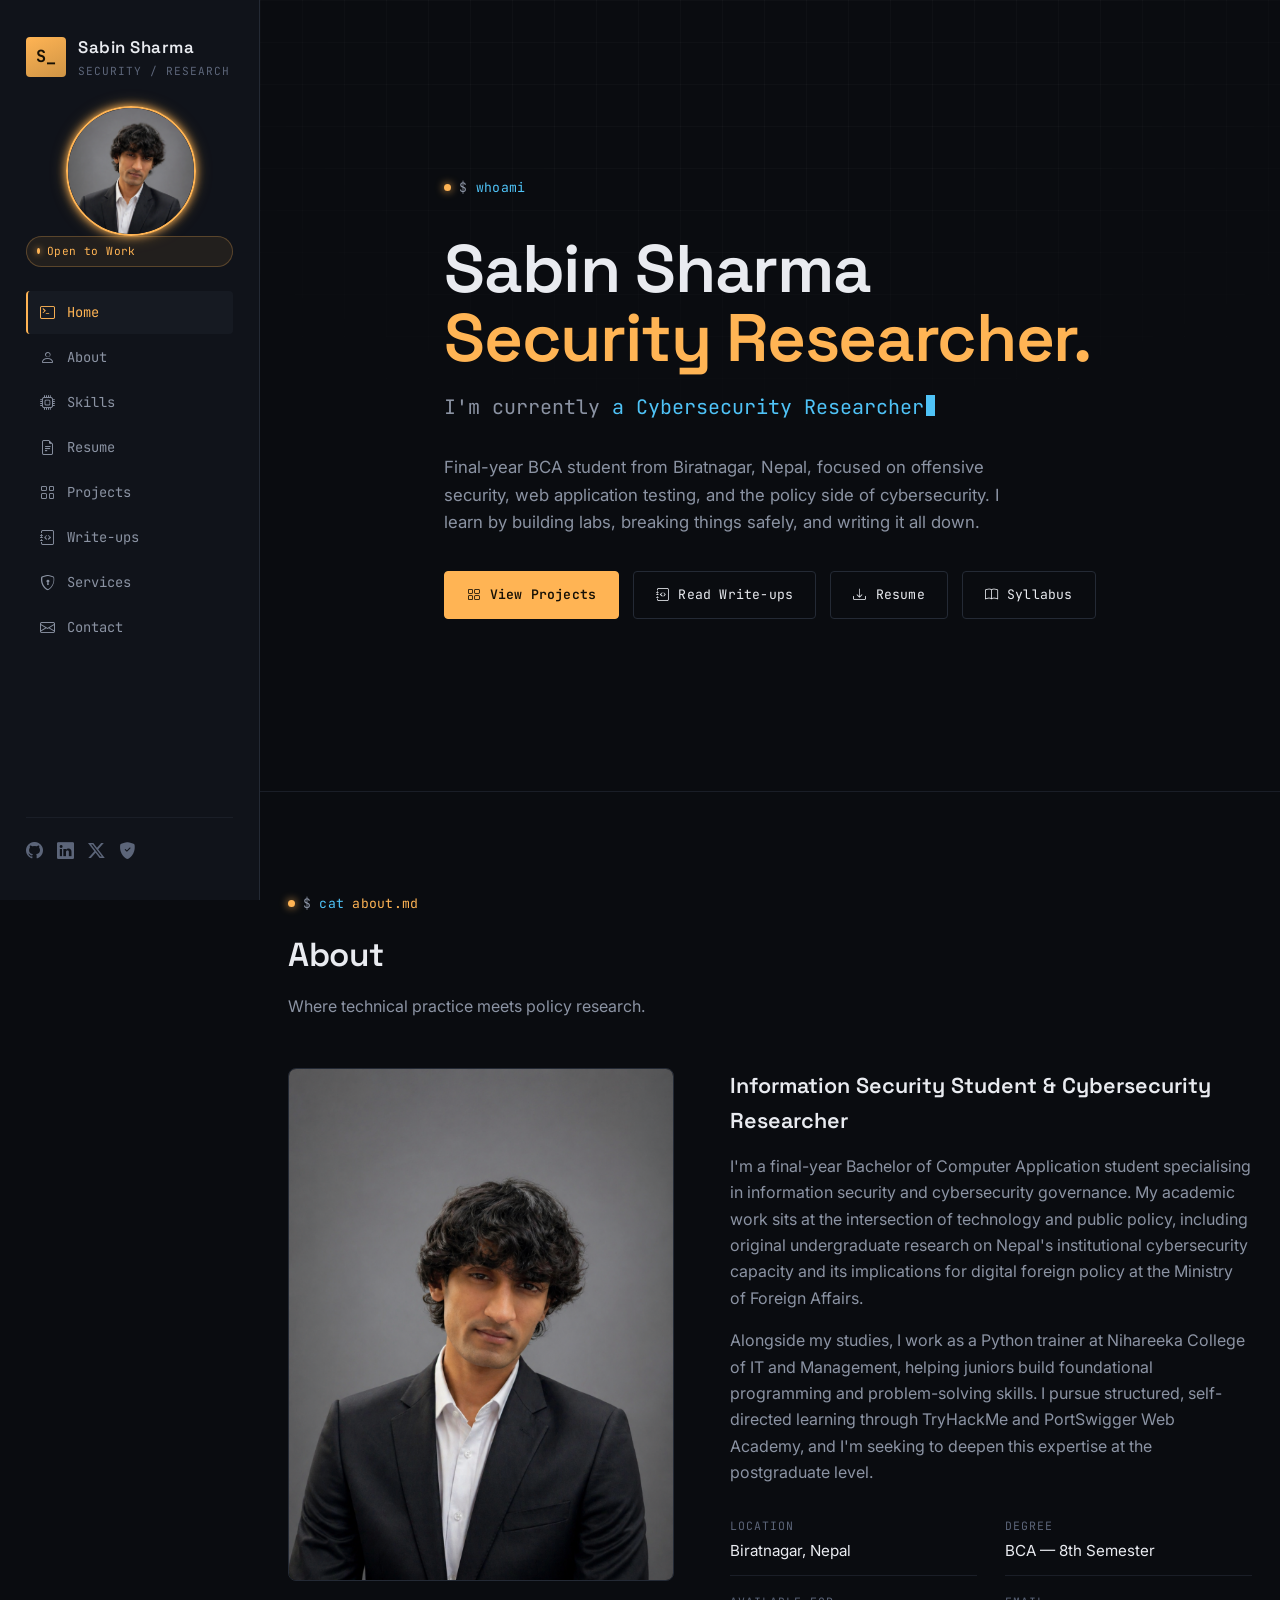
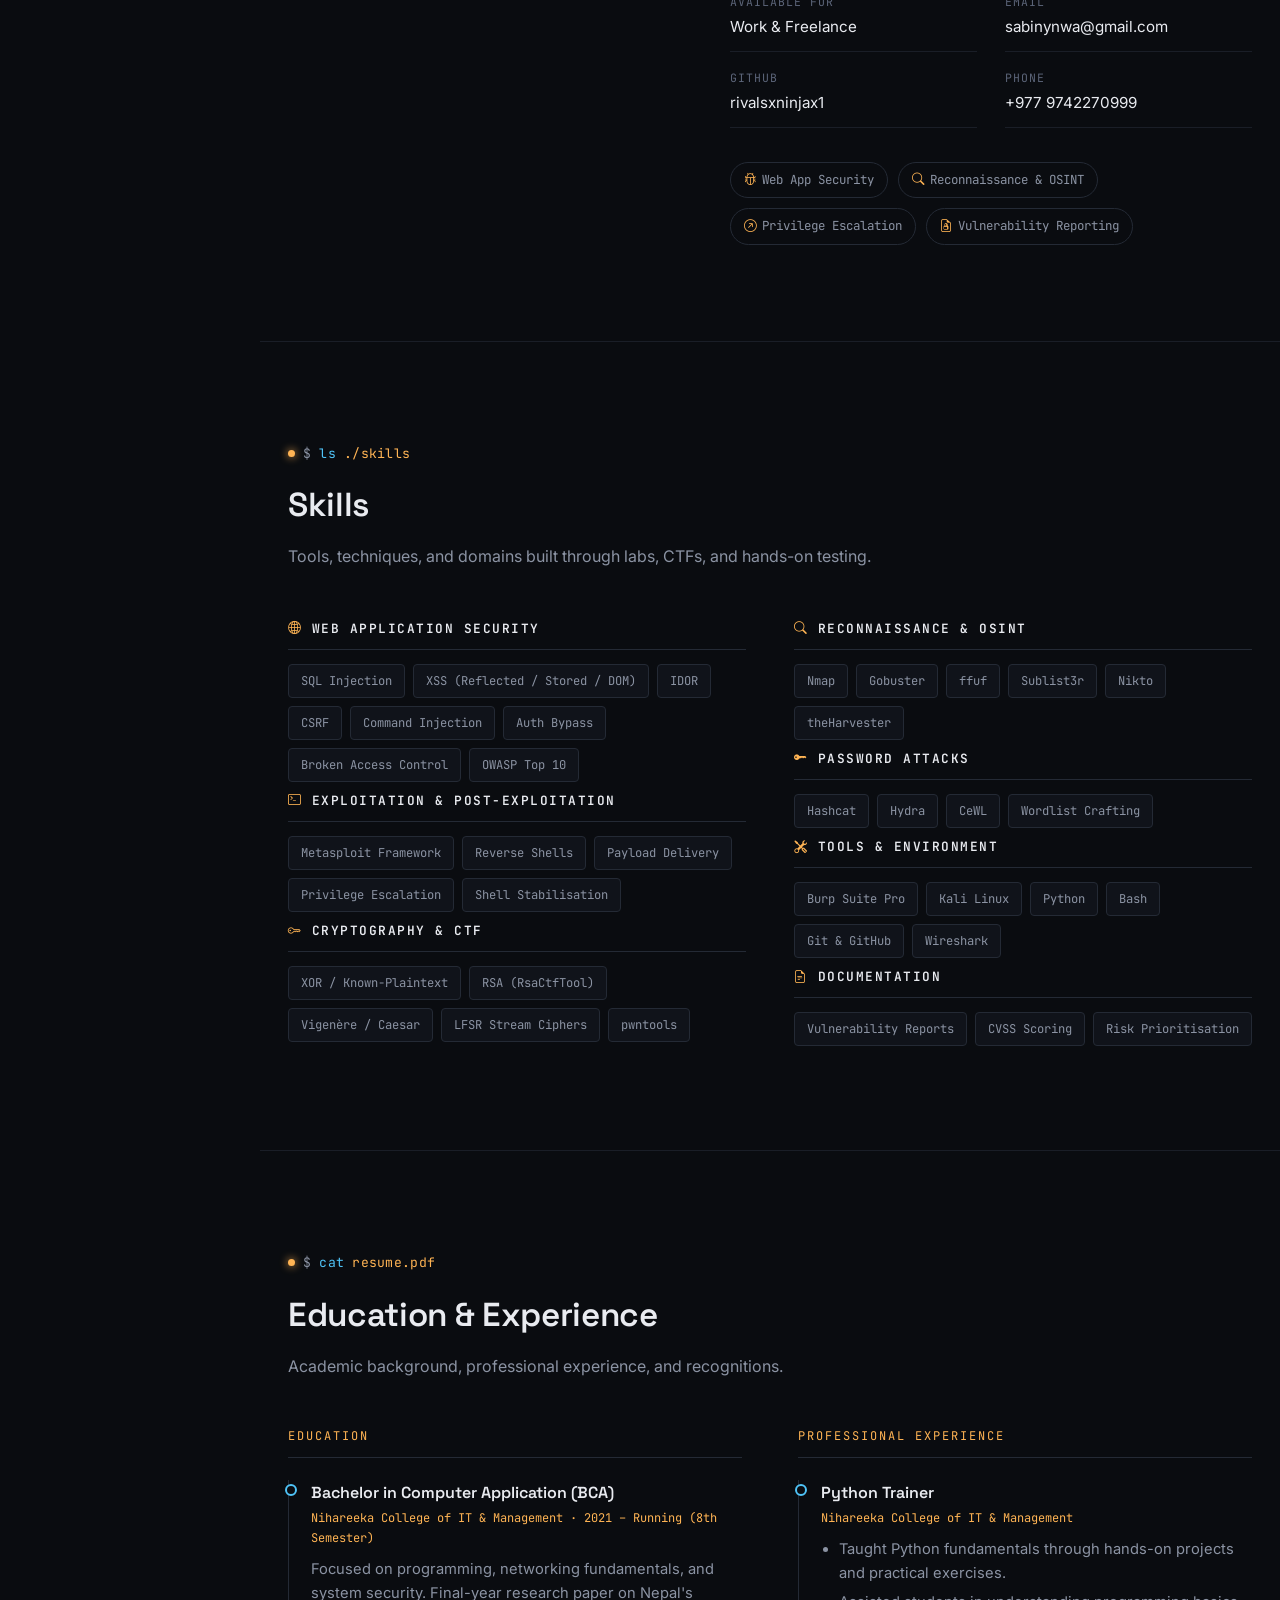
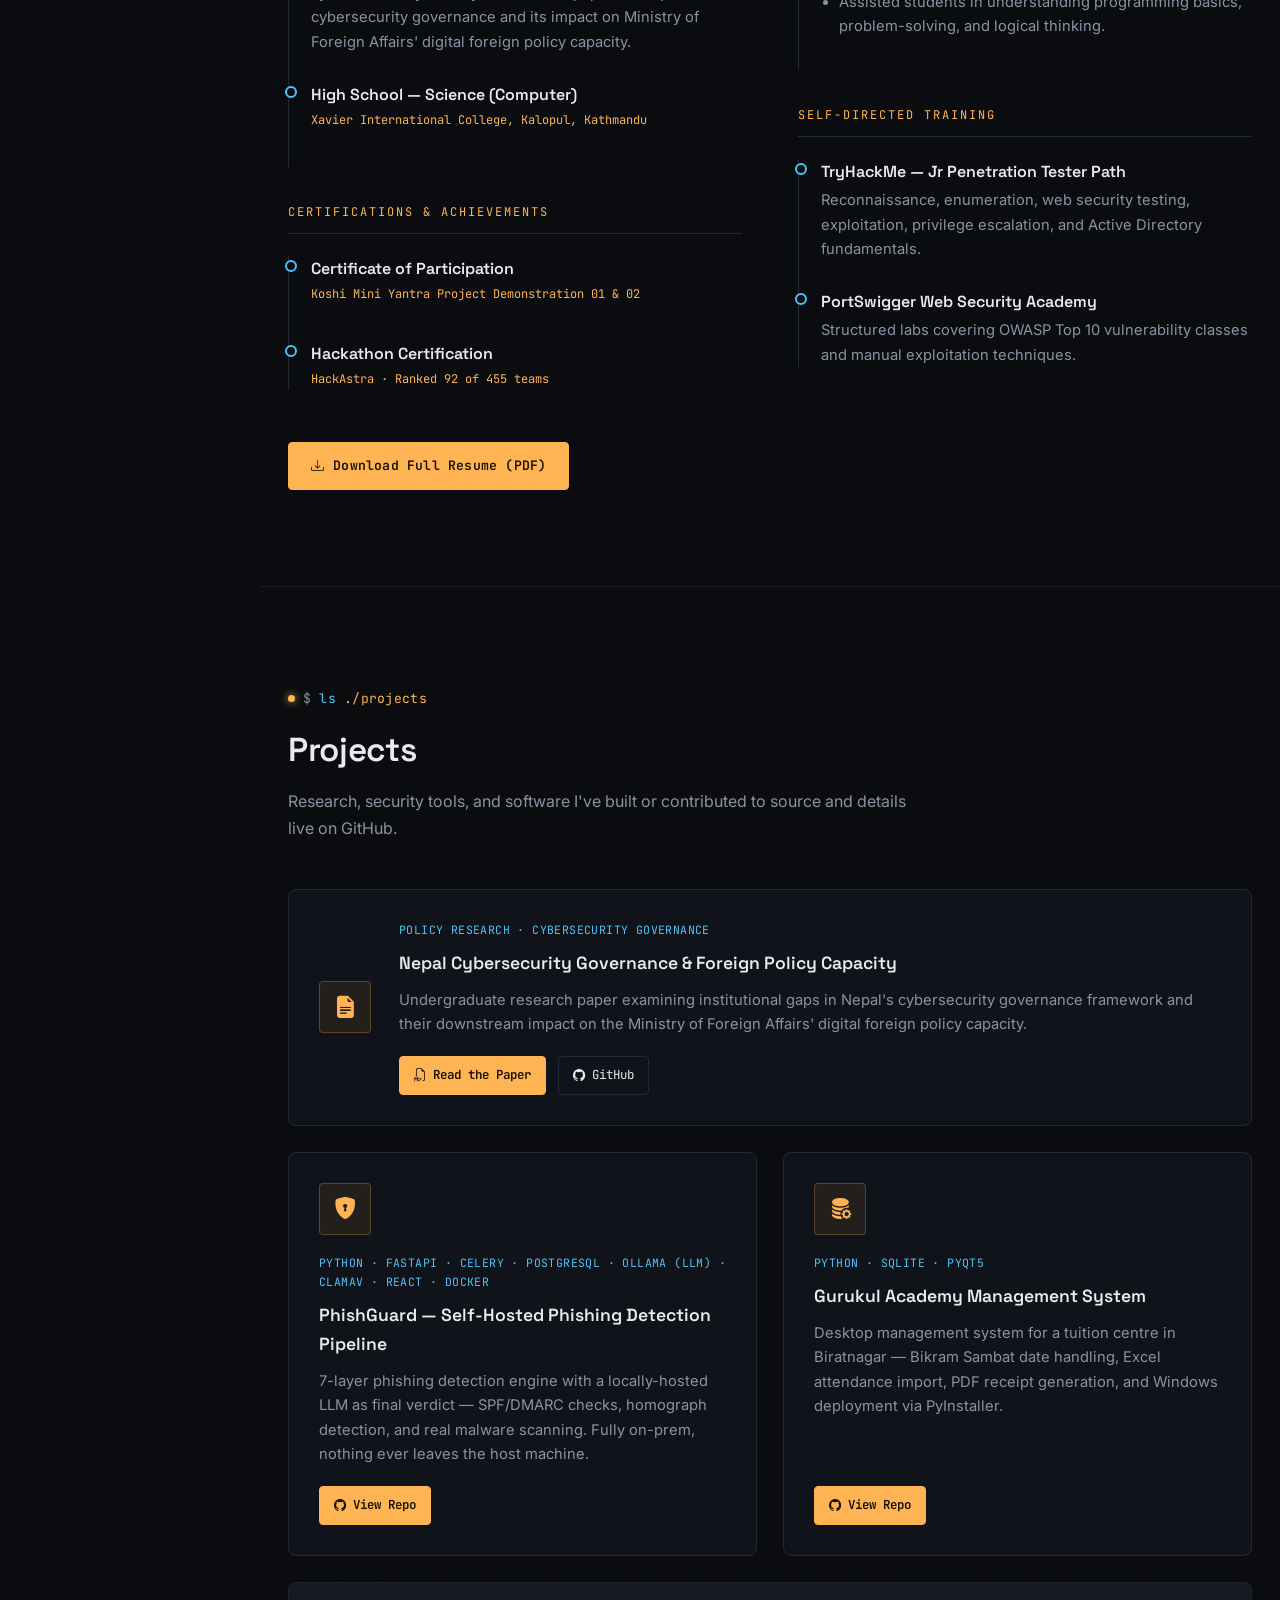
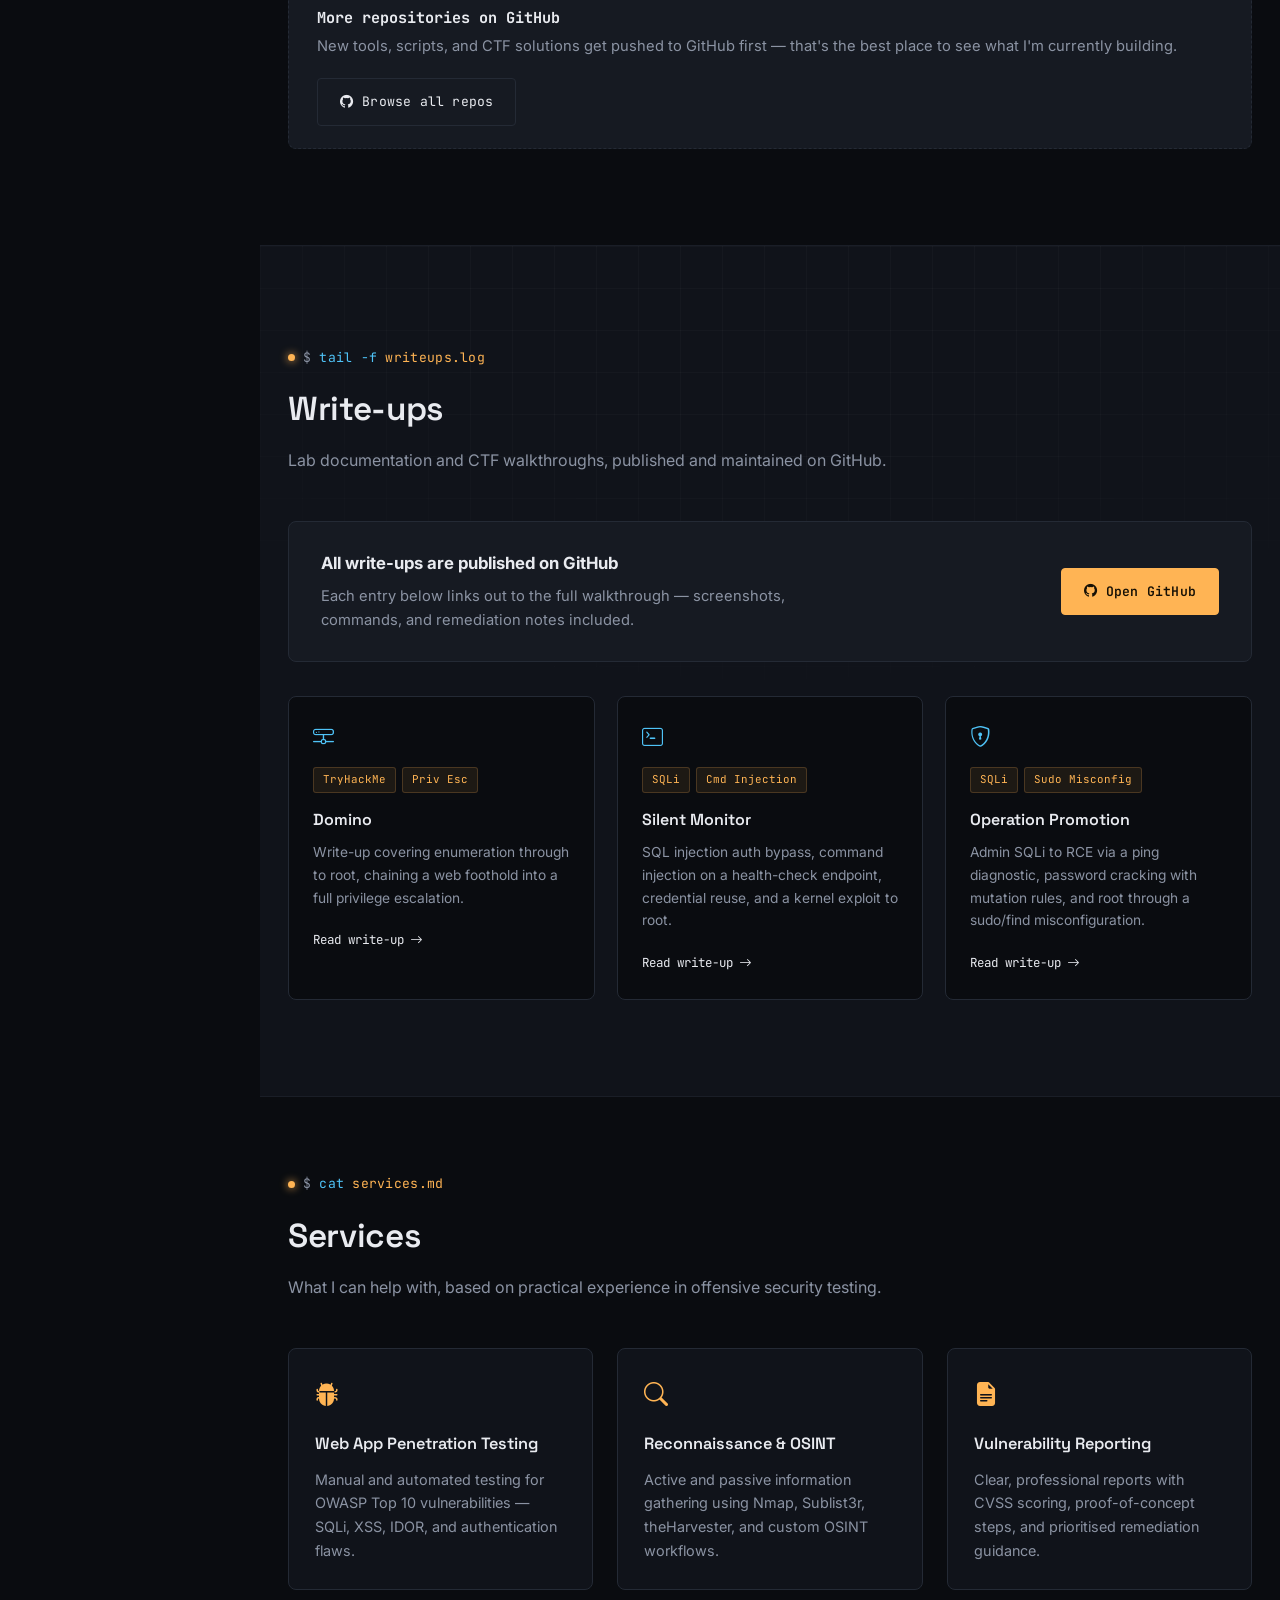
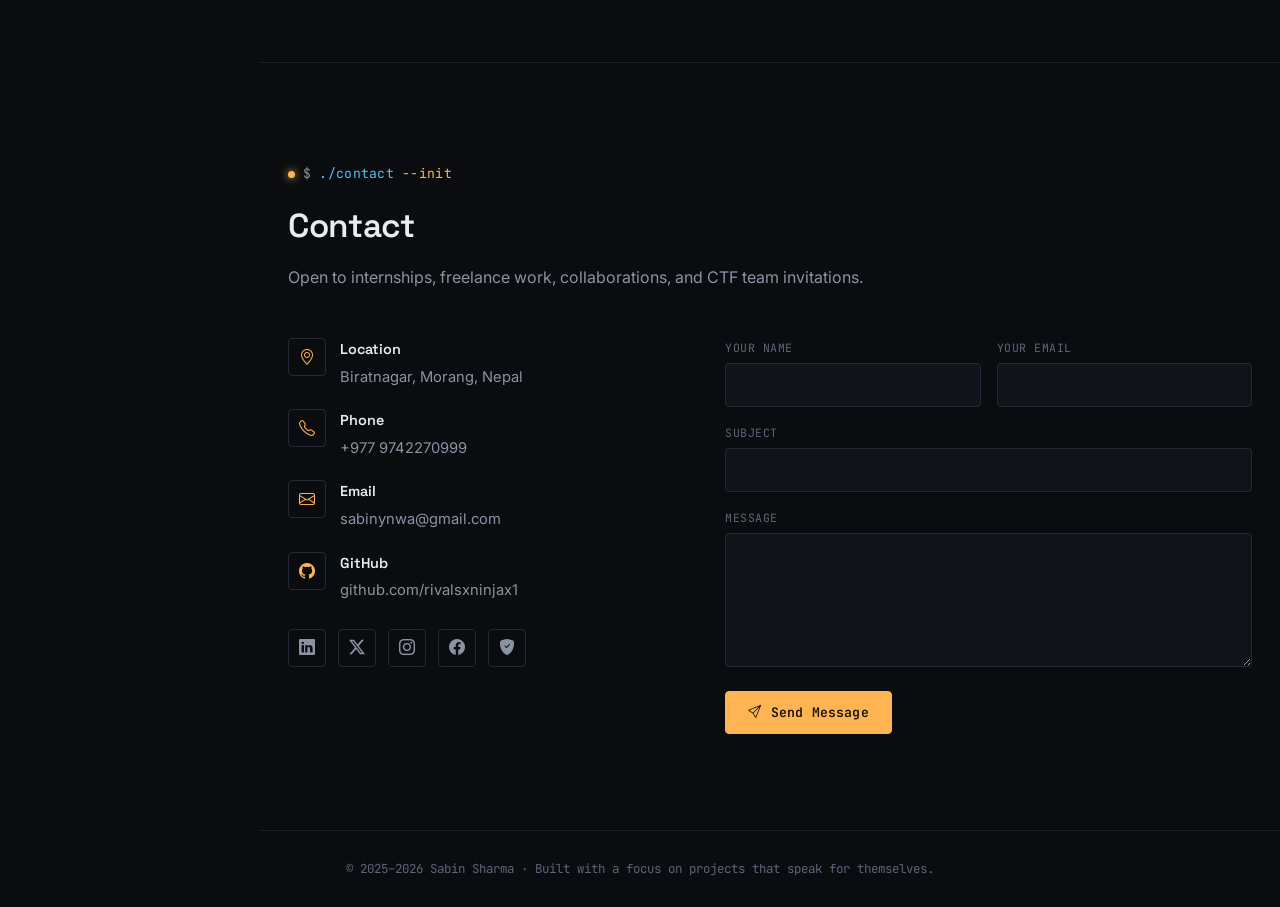
<file: index.html>
<!doctype html>
<html lang="en">
  <head>
    <meta charset="utf-8" />
    <meta name="viewport" content="width=device-width, initial-scale=1.0" />
    <title>Sabin Sharma — Cybersecurity Student &amp; Researcher</title>
    <meta
      name="description"
      content="Sabin Sharma - Information Security student, penetration tester in training, and cybersecurity researcher based in Biratnagar, Nepal."
    />
    <meta
      name="keywords"
      content="cybersecurity, ethical hacking, penetration testing, information security, Nepal, Sabin Sharma"
    />

    <link rel="icon" href="assets/img/favicon.png" />
    <link rel="apple-touch-icon" href="assets/img/apple-touch-icon.png" />

    <link rel="preconnect" href="https://fonts.googleapis.com" />
    <link rel="preconnect" href="https://fonts.gstatic.com" crossorigin />
    <link
      href="https://fonts.googleapis.com/css2?family=Space+Grotesk:wght@500;600;700&family=Inter:wght@400;500;600&family=JetBrains+Mono:wght@400;500;600&display=swap"
      rel="stylesheet"
    />
    <link
      href="https://cdn.jsdelivr.net/npm/bootstrap-icons@1.11.3/font/bootstrap-icons.css"
      rel="stylesheet"
    />

    <link href="assets/css/style.css" rel="stylesheet" />
  </head>
  <body>
    <button
      class="header-toggle"
      id="header-toggle"
      aria-label="Toggle navigation"
    >
      <i class="bi bi-list"></i>
    </button>

    <header id="header">
      <div class="brand">
        <div class="brand-mark">S_</div>
        <div>
          <h1>Sabin Sharma</h1>
          <span>SECURITY / RESEARCH</span>
        </div>
      </div>

      <div class="profile-thumb">
        <img
          src="assets/img/profile.png"
          alt="Sabin Sharma"
          class="img-circle"
        />
      </div>

      <div class="status-chip"><i></i> Open to Work</div>

      <nav class="navmenu">
        <ul>
          <li>
            <a href="#hero" class="active"
              ><i class="bi bi-terminal"></i> Home</a
            >
          </li>
          <li>
            <a href="#about"><i class="bi bi-person"></i> About</a>
          </li>
          <li>
            <a href="#skills"><i class="bi bi-cpu"></i> Skills</a>
          </li>
          <li>
            <a href="#resume"><i class="bi bi-file-earmark-text"></i> Resume</a>
          </li>
          <li>
            <a href="#projects"><i class="bi bi-grid"></i> Projects</a>
          </li>
          <li>
            <a href="#writeups"><i class="bi bi-journal-code"></i> Write-ups</a>
          </li>
          <li>
            <a href="#services"><i class="bi bi-shield-lock"></i> Services</a>
          </li>
          <li>
            <a href="#contact"><i class="bi bi-envelope"></i> Contact</a>
          </li>
        </ul>
      </nav>

      <div class="side-social">
        <a
          href="https://github.com/rivalsxninjax1"
          target="_blank"
          title="GitHub"
          ><i class="bi bi-github"></i
        ></a>
        <a
          href="https://www.linkedin.com/in/sabin-sharma-33a58b250/"
          target="_blank"
          title="LinkedIn"
          ><i class="bi bi-linkedin"></i
        ></a>
        <a
          href="https://x.com/rivalsxninjax1"
          target="_blank"
          title="X / Twitter"
          ><i class="bi bi-twitter-x"></i
        ></a>
        <a href="https://tryhackme.com" target="_blank" title="TryHackMe"
          ><i class="bi bi-shield-fill-check"></i
        ></a>
      </div>
    </header>

    <main>
      <!-- ============ HERO ============ -->
      <section id="hero" class="grid-tex">
        <div class="container">
          <div class="eyebrow-row">
            <span class="prompt"><span class="cmd">$</span> whoami</span>
          </div>
          <h2>
            Sabin Sharma<br /><span class="accent">Security Researcher.</span>
          </h2>
          <div class="role-line">
            I'm currently <span class="typed"></span
            ><span class="cursor"></span>
          </div>
          <p class="lede">
            Final-year BCA student from Biratnagar, Nepal, focused on offensive
            security, web application testing, and the policy side of
            cybersecurity. I learn by building labs, breaking things safely, and
            writing it all down.
          </p>
          <div class="btn-row">
            <a href="#projects" class="btn btn-primary"
              ><i class="bi bi-grid"></i> View Projects</a
            >
            <a href="#writeups" class="btn btn-ghost"
              ><i class="bi bi-journal-code"></i> Read Write-ups</a
            >
            <a
              href="assets/docs/Sabin_Sharma_Resume.pdf"
              target="_blank"
              class="btn btn-ghost"
              ><i class="bi bi-download"></i> Resume</a
            >
              <a
              href="ethical-hacking-syllabus.html"
              target="_blank"
              class="btn btn-ghost"
              ><i class="bi bi-book"></i> Syllabus</a
            >
          </div>
        </div>
      </section>

      <!-- ============ ABOUT ============ -->
      <section id="about">
        <div class="container">
          <div class="section-head reveal">
            <span class="prompt"
              ><span class="cmd">$</span> cat
              <span class="arg">about.md</span></span
            >
            <h2>About</h2>
            <p>Where technical practice meets policy research.</p>
          </div>

          <div class="about-grid reveal">
            <div class="about-photo">
              <img src="assets/img/profile.png" alt="Sabin Sharma" />
            </div>

            <div class="about-copy">
              <h3>
                Information Security Student &amp; Cybersecurity Researcher
              </h3>
              <p>
                I'm a final-year Bachelor of Computer Application student
                specialising in information security and cybersecurity
                governance. My academic work sits at the intersection of
                technology and public policy, including original undergraduate
                research on Nepal's institutional cybersecurity capacity and its
                implications for digital foreign policy at the Ministry of
                Foreign Affairs.
              </p>
              <p>
                Alongside my studies, I work as a Python trainer at Nihareeka
                College of IT and Management, helping juniors build foundational
                programming and problem-solving skills. I pursue structured,
                self-directed learning through TryHackMe and PortSwigger Web
                Academy, and I'm seeking to deepen this expertise at the
                postgraduate level.
              </p>

              <div class="fact-grid">
                <div class="fact">
                  <span class="k">Location</span
                  ><span class="v">Biratnagar, Nepal</span>
                </div>
                <div class="fact">
                  <span class="k">Degree</span
                  ><span class="v">BCA — 8th Semester</span>
                </div>
                <div class="fact">
                  <span class="k">Available for</span
                  ><span class="v">Work &amp; Freelance</span>
                </div>
                <div class="fact">
                  <span class="k">Email</span
                  ><span class="v"
                    ><a href="mailto:sabinynwa@gmail.com"
                      >sabinynwa@gmail.com</a
                    ></span
                  >
                </div>
                <div class="fact">
                  <span class="k">GitHub</span
                  ><span class="v"
                    ><a href="https://github.com/rivalsxninjax1" target="_blank"
                      >rivalsxninjax1</a
                    ></span
                  >
                </div>
                <div class="fact">
                  <span class="k">Phone</span
                  ><span class="v">+977 9742270999</span>
                </div>
              </div>

              <div class="focus-row">
                <span class="focus-chip"
                  ><i class="bi bi-bug"></i>Web App Security</span
                >
                <span class="focus-chip"
                  ><i class="bi bi-search"></i>Reconnaissance &amp; OSINT</span
                >
                <span class="focus-chip"
                  ><i class="bi bi-arrow-up-right-circle"></i>Privilege
                  Escalation</span
                >
                <span class="focus-chip"
                  ><i class="bi bi-file-earmark-lock"></i>Vulnerability
                  Reporting</span
                >
              </div>
            </div>
          </div>
        </div>
      </section>

      <!-- ============ SKILLS ============ -->
      <section id="skills">
        <div class="container">
          <div class="section-head reveal">
            <span class="prompt"
              ><span class="cmd">$</span> ls
              <span class="arg">./skills</span></span
            >
            <h2>Skills</h2>
            <p>
              Tools, techniques, and domains built through labs, CTFs, and
              hands-on testing.
            </p>
          </div>

          <div class="skills-grid reveal">
            <div>
              <div class="skill-cat">
                <h5><i class="bi bi-globe2"></i>Web Application Security</h5>
                <div class="skill-tags">
                  <span class="skill-tag">SQL Injection</span>
                  <span class="skill-tag">XSS (Reflected / Stored / DOM)</span>
                  <span class="skill-tag">IDOR</span>
                  <span class="skill-tag">CSRF</span>
                  <span class="skill-tag">Command Injection</span>
                  <span class="skill-tag">Auth Bypass</span>
                  <span class="skill-tag">Broken Access Control</span>
                  <span class="skill-tag">OWASP Top 10</span>
                </div>
              </div>
              <div class="skill-cat">
                <h5>
                  <i class="bi bi-terminal"></i>Exploitation &amp;
                  Post-Exploitation
                </h5>
                <div class="skill-tags">
                  <span class="skill-tag">Metasploit Framework</span>
                  <span class="skill-tag">Reverse Shells</span>
                  <span class="skill-tag">Payload Delivery</span>
                  <span class="skill-tag">Privilege Escalation</span>
                  <span class="skill-tag">Shell Stabilisation</span>
                </div>
              </div>
              <div class="skill-cat">
                <h5><i class="bi bi-key"></i>Cryptography &amp; CTF</h5>
                <div class="skill-tags">
                  <span class="skill-tag">XOR / Known-Plaintext</span>
                  <span class="skill-tag">RSA (RsaCtfTool)</span>
                  <span class="skill-tag">Vigenère / Caesar</span>
                  <span class="skill-tag">LFSR Stream Ciphers</span>
                  <span class="skill-tag">pwntools</span>
                </div>
              </div>
            </div>

            <div>
              <div class="skill-cat">
                <h5><i class="bi bi-search"></i>Reconnaissance &amp; OSINT</h5>
                <div class="skill-tags">
                  <span class="skill-tag">Nmap</span>
                  <span class="skill-tag">Gobuster</span>
                  <span class="skill-tag">ffuf</span>
                  <span class="skill-tag">Sublist3r</span>
                  <span class="skill-tag">Nikto</span>
                  <span class="skill-tag">theHarvester</span>
                </div>
              </div>
              <div class="skill-cat">
                <h5><i class="bi bi-key-fill"></i>Password Attacks</h5>
                <div class="skill-tags">
                  <span class="skill-tag">Hashcat</span>
                  <span class="skill-tag">Hydra</span>
                  <span class="skill-tag">CeWL</span>
                  <span class="skill-tag">Wordlist Crafting</span>
                </div>
              </div>
              <div class="skill-cat">
                <h5><i class="bi bi-tools"></i>Tools &amp; Environment</h5>
                <div class="skill-tags">
                  <span class="skill-tag">Burp Suite Pro</span>
                  <span class="skill-tag">Kali Linux</span>
                  <span class="skill-tag">Python</span>
                  <span class="skill-tag">Bash</span>
                  <span class="skill-tag">Git &amp; GitHub</span>
                  <span class="skill-tag">Wireshark</span>
                </div>
              </div>
              <div class="skill-cat">
                <h5><i class="bi bi-file-earmark-text"></i>Documentation</h5>
                <div class="skill-tags">
                  <span class="skill-tag">Vulnerability Reports</span>
                  <span class="skill-tag">CVSS Scoring</span>
                  <span class="skill-tag">Risk Prioritisation</span>
                </div>
              </div>
            </div>
          </div>
        </div>
      </section>

      <!-- ============ RESUME ============ -->
      <section id="resume">
        <div class="container">
          <div class="section-head reveal">
            <span class="prompt"
              ><span class="cmd">$</span> cat
              <span class="arg">resume.pdf</span></span
            >
            <h2>Education &amp; Experience</h2>
            <p>
              Academic background, professional experience, and recognitions.
            </p>
          </div>

          <div class="timeline-cols reveal">
            <div>
              <div class="tl-label">Education</div>
              <div class="tl-item">
                <h4>Bachelor in Computer Application (BCA)</h4>
                <span class="meta"
                  >Nihareeka College of IT &amp; Management · 2021 – Running
                  (8th Semester)</span
                >
                <p>
                  Focused on programming, networking fundamentals, and system
                  security. Final-year research paper on Nepal's cybersecurity
                  governance and its impact on Ministry of Foreign Affairs'
                  digital foreign policy capacity.
                </p>
              </div>
              <div class="tl-item">
                <h4>High School — Science (Computer)</h4>
                <span class="meta"
                  >Xavier International College, Kalopul, Kathmandu</span
                >
              </div>

              <div class="tl-label" style="margin-top: 36px">
                Certifications &amp; Achievements
              </div>
              <div class="tl-item">
                <h4>Certificate of Participation</h4>
                <span class="meta"
                  >Koshi Mini Yantra Project Demonstration 01 &amp; 02</span
                >
              </div>
              <div class="tl-item">
                <h4>Hackathon Certification</h4>
                <span class="meta">HackAstra · Ranked 92 of 455 teams</span>
              </div>
            </div>

            <div>
              <div class="tl-label">Professional Experience</div>
              <div class="tl-item">
                <h4>Python Trainer</h4>
                <span class="meta"
                  >Nihareeka College of IT &amp; Management</span
                >
                <ul>
                  <li>
                    Taught Python fundamentals through hands-on projects and
                    practical exercises.
                  </li>
                  <li>
                    Assisted students in understanding programming basics,
                    problem-solving, and logical thinking.
                  </li>
                </ul>
              </div>

              <div class="tl-label" style="margin-top: 36px">
                Self-Directed Training
              </div>
              <div class="tl-item">
                <h4>TryHackMe — Jr Penetration Tester Path</h4>
                <p>
                  Reconnaissance, enumeration, web security testing,
                  exploitation, privilege escalation, and Active Directory
                  fundamentals.
                </p>
              </div>
              <div class="tl-item">
                <h4>PortSwigger Web Security Academy</h4>
                <p>
                  Structured labs covering OWASP Top 10 vulnerability classes
                  and manual exploitation techniques.
                </p>
              </div>
            </div>
          </div>

          <div class="resume-cta reveal">
            <a
              href="assets/docs/Sabin_Sharma_Resume.pdf"
              target="_blank"
              class="btn btn-primary"
              ><i class="bi bi-download"></i> Download Full Resume (PDF)</a
            >
          </div>
        </div>
      </section>

      <!-- ============ PROJECTS ============ -->
      <section id="projects">
        <div class="container">
          <div class="section-head reveal">
            <span class="prompt"
              ><span class="cmd">$</span> ls
              <span class="arg">./projects</span></span
            >
            <h2>Projects</h2>
            <p>
              Research, security tools, and software I've built or contributed
              to source and details live on GitHub.
            </p>
          </div>

          <div class="project-grid reveal">
            <!-- Featured project -->
            <div class="project-card featured">
              <div class="project-icon">
                <i class="bi bi-file-earmark-text-fill"></i>
              </div>
              <div>
                <div class="project-stack">
                  Policy Research · Cybersecurity Governance
                </div>
                <h4>
                  Nepal Cybersecurity Governance &amp; Foreign Policy Capacity
                </h4>
                <p>
                  Undergraduate research paper examining institutional gaps in
                  Nepal's cybersecurity governance framework and their
                  downstream impact on the Ministry of Foreign Affairs' digital
                  foreign policy capacity.
                </p>
                <div class="project-links">
                  <a
                    href="assets/docs/researchfinalpdf.pdf"
                    target="_blank"
                    class="primary"
                    ><i class="bi bi-filetype-pdf"></i> Read the Paper</a
                  >
                  <a href="https://github.com/rivalsxninjax1" target="_blank"
                    ><i class="bi bi-github"></i> GitHub</a
                  >
                </div>
              </div>
            </div>

            <div class="project-card">
              <div class="project-icon">
                <i class="bi bi-shield-lock-fill"></i>
              </div>
              <div class="project-stack">
                Python · FastAPI · Celery · PostgreSQL · Ollama (LLM) · ClamAV ·
                React · Docker
              </div>
              <h4>PhishGuard — Self-Hosted Phishing Detection Pipeline</h4>
              <p>
                7-layer phishing detection engine with a locally-hosted LLM as
                final verdict — SPF/DMARC checks, homograph detection, and real
                malware scanning. Fully on-prem, nothing ever leaves the host
                machine.
              </p>
              <div class="project-links">
                <a
                  href="https://github.com/rivalsxninjax1/fishingai"
                  target="_blank"
                  class="primary"
                  ><i class="bi bi-github"></i> View Repo</a
                >
              </div>
            </div>

            <div class="project-card">
              <div class="project-icon">
                <i class="bi bi-database-fill-gear"></i>
              </div>
              <div class="project-stack">Python · SQLite · PyQt5</div>
              <h4>Gurukul Academy Management System</h4>
              <p>
                Desktop management system for a tuition centre in Biratnagar —
                Bikram Sambat date handling, Excel attendance import, PDF
                receipt generation, and Windows deployment via PyInstaller.
              </p>
              <div class="project-links">
                <a
                  href="https://github.com/rivalsxninjax1/gurukul"
                  target="_blank"
                  class="primary"
                  ><i class="bi bi-github"></i> View Repo</a
                >
              </div>
            </div>
            <!--
        <div class="project-card">
          <div class="project-icon"><i class="bi bi-shield-fill-check"></i></div>
          <div class="project-stack">DVWA · PortSwigger · Lab Research</div>
          <h4>Controlled Web App Security Research</h4>
          <p>Structured research using DVWA and PortSwigger Web Academy to study and document vulnerability classes — SQL injection variants, XSS, and access control flaws.</p>
          <div class="project-links">
            <a href="#writeups"><i class="bi bi-journal-code"></i> See Write-ups</a>
          </div>
        </div>-->
          </div>

          <div class="more-projects reveal">
            <div>
              <strong>More repositories on GitHub</strong>
              <p>
                New tools, scripts, and CTF solutions get pushed to GitHub first
                — that's the best place to see what I'm currently building.
              </p>
            </div>
            <a
              href="https://github.com/rivalsxninjax1?tab=repositories"
              target="_blank"
              class="btn btn-ghost"
              ><i class="bi bi-github"></i> Browse all repos</a
            >
          </div>
        </div>
      </section>

      <!-- ============ WRITE-UPS ============ -->
      <section id="writeups" class="grid-tex">
        <div class="container">
          <div class="section-head reveal">
            <span class="prompt"
              ><span class="cmd">$</span> tail -f
              <span class="arg">writeups.log</span></span
            >
            <h2>Write-ups</h2>
            <p>
              Lab documentation and CTF walkthroughs, published and maintained
              on GitHub.
            </p>
          </div>

          <div class="writeup-banner reveal">
            <div class="txt">
              <strong>All write-ups are published on GitHub</strong>
              <p>
                Each entry below links out to the full walkthrough —
                screenshots, commands, and remediation notes included.
              </p>
            </div>
            <a
              href="https://ninjax11.gitbook.io/docs"
              target="_blank"
              class="btn btn-primary"
              ><i class="bi bi-github"></i> Open GitHub</a
            >
          </div>

          <!--
        HOW TO ADD A NEW WRITE-UP
        Duplicate one .writeup-card block below and edit:
          - the two <span class="tag"> labels (category + technique)
          - the <h4> title
          - the <p> one-line summary
          - the href on <a class="read-more"> → link straight to the file/folder in your GitHub write-ups repo
      -->
          <div class="writeup-grid reveal">
            <div class="writeup-card">
              <i class="bi bi-hdd-network wu-icon"></i>
              <div class="tag-row">
                <span class="tag">TryHackMe</span
                ><span class="tag">Priv Esc</span>
              </div>
              <h4>Domino</h4>
              <p>
                Write-up covering enumeration through to root, chaining a web
                foothold into a full privilege escalation.
              </p>
              <a
                href="https://ninjax11.gitbook.io/docs/tryhackme/domino"
                target="_blank"
                class="read-more"
                >Read write-up <i class="bi bi-arrow-right"></i
              ></a>
            </div>

            <div class="writeup-card">
              <i class="bi bi-terminal wu-icon"></i>
              <div class="tag-row">
                <span class="tag">SQLi</span
                ><span class="tag">Cmd Injection</span>
              </div>
              <h4>Silent Monitor</h4>
              <p>
                SQL injection auth bypass, command injection on a health-check
                endpoint, credential reuse, and a kernel exploit to root.
              </p>
              <a
                href="https://ninjax11.gitbook.io/docs/tryhackme/silent_monitor"
                target="_blank"
                class="read-more"
                >Read write-up <i class="bi bi-arrow-right"></i
              ></a>
            </div>

            <div class="writeup-card">
              <i class="bi bi-shield-lock wu-icon"></i>
              <div class="tag-row">
                <span class="tag">SQLi</span
                ><span class="tag">Sudo Misconfig</span>
              </div>
              <h4>Operation Promotion</h4>
              <p>
                Admin SQLi to RCE via a ping diagnostic, password cracking with
                mutation rules, and root through a sudo/find misconfiguration.
              </p>
              <a
                href="https://ninjax11.gitbook.io/docs/tryhackme/operation_promotion"
                target="_blank"
                class="read-more"
                >Read write-up <i class="bi bi-arrow-right"></i
              ></a>
            </div>
          </div>
        </div>
      </section>

      <!-- ============ SERVICES ============ -->
      <section id="services" class="tight">
        <div class="container">
          <div class="section-head reveal">
            <span class="prompt"
              ><span class="cmd">$</span> cat
              <span class="arg">services.md</span></span
            >
            <h2>Services</h2>
            <p>
              What I can help with, based on practical experience in offensive
              security testing.
            </p>
          </div>

          <div class="service-grid reveal">
            <div class="service-card">
              <i class="bi bi-bug-fill"></i>
              <h4>Web App Penetration Testing</h4>
              <p>
                Manual and automated testing for OWASP Top 10 vulnerabilities —
                SQLi, XSS, IDOR, and authentication flaws.
              </p>
            </div>
            <div class="service-card">
              <i class="bi bi-search"></i>
              <h4>Reconnaissance &amp; OSINT</h4>
              <p>
                Active and passive information gathering using Nmap, Sublist3r,
                theHarvester, and custom OSINT workflows.
              </p>
            </div>
            <div class="service-card">
              <i class="bi bi-file-earmark-text-fill"></i>
              <h4>Vulnerability Reporting</h4>
              <p>
                Clear, professional reports with CVSS scoring, proof-of-concept
                steps, and prioritised remediation guidance.
              </p>
            </div>
          </div>
        </div>
      </section>

      <!-- ============ CONTACT ============ -->
      <section id="contact">
        <div class="container">
          <div class="section-head reveal">
            <span class="prompt"
              ><span class="cmd">$</span> ./contact
              <span class="arg">--init</span></span
            >
            <h2>Contact</h2>
            <p>
              Open to internships, freelance work, collaborations, and CTF team
              invitations.
            </p>
          </div>

          <div class="contact-grid reveal">
            <div class="contact-info">
              <div class="item">
                <i class="bi bi-geo-alt"></i>
                <div>
                  <h3>Location</h3>
                  <p>Biratnagar, Morang, Nepal</p>
                </div>
              </div>
              <div class="item">
                <i class="bi bi-telephone"></i>
                <div>
                  <h3>Phone</h3>
                  <p>+977 9742270999</p>
                </div>
              </div>
              <div class="item">
                <i class="bi bi-envelope"></i>
                <div>
                  <h3>Email</h3>
                  <p>
                    <a href="mailto:sabinynwa@gmail.com">sabinynwa@gmail.com</a>
                  </p>
                </div>
              </div>
              <div class="item">
                <i class="bi bi-github"></i>
                <div>
                  <h3>GitHub</h3>
                  <p>
                    <a href="https://github.com/rivalsxninjax1" target="_blank"
                      >github.com/rivalsxninjax1</a
                    >
                  </p>
                </div>
              </div>

              <div class="contact-social">
                <a
                  href="https://www.linkedin.com/in/sabin-sharma-33a58b250/"
                  target="_blank"
                  title="LinkedIn"
                  ><i class="bi bi-linkedin"></i
                ></a>
                <a
                  href="https://x.com/rivalsxninjax1"
                  target="_blank"
                  title="X / Twitter"
                  ><i class="bi bi-twitter-x"></i
                ></a>
                <a
                  href="https://www.instagram.com/rivalsxninjax/"
                  target="_blank"
                  title="Instagram"
                  ><i class="bi bi-instagram"></i
                ></a>
                <a
                  href="https://www.facebook.com/sabinac007/"
                  target="_blank"
                  title="Facebook"
                  ><i class="bi bi-facebook"></i
                ></a>
                <a
                  href="https://tryhackme.com"
                  target="_blank"
                  title="TryHackMe"
                  ><i class="bi bi-shield-fill-check"></i
                ></a>
              </div>
            </div>

            <form
              class="contact-form"
              action="https://api.web3forms.com/submit"
              method="POST"
            >
              <input
                type="hidden"
                name="access_key"
                value="e94a9a36-7b99-456f-98b1-3f2509857cee"
              />
              <input
                type="hidden"
                name="subject"
                value="New Portfolio Contact — Sabin Sharma"
              />
              <input
                type="hidden"
                name="from_name"
                value="Sabin Sharma Portfolio"
              />

              <div class="form-row">
                <div>
                  <label for="name-field">Your Name</label>
                  <input type="text" name="name" id="name-field" required />
                </div>
                <div>
                  <label for="email-field">Your Email</label>
                  <input type="email" name="email" id="email-field" required />
                </div>
              </div>
              <div>
                <label for="subject-field">Subject</label>
                <input type="text" name="subject" id="subject-field" required />
              </div>
              <div>
                <label for="message-field">Message</label>
                <textarea
                  name="message"
                  id="message-field"
                  rows="6"
                  required
                ></textarea>
              </div>
              <div class="btn-row" style="align-items: center">
                <button type="submit" class="btn btn-primary">
                  <i class="bi bi-send"></i> Send Message
                </button>
                <span class="form-status"></span>
              </div>
            </form>
          </div>
        </div>
      </section>
    </main>

    <footer id="footer">
      <div class="container">
        © 2025–2026 Sabin Sharma · Built with a focus on projects that speak for
        themselves.
      </div>
    </footer>

    <a href="#" id="scroll-top" aria-label="Scroll to top"
      ><i class="bi bi-arrow-up"></i
    ></a>

    <script src="assets/js/main.js"></script>
  </body>
</html>
</file>
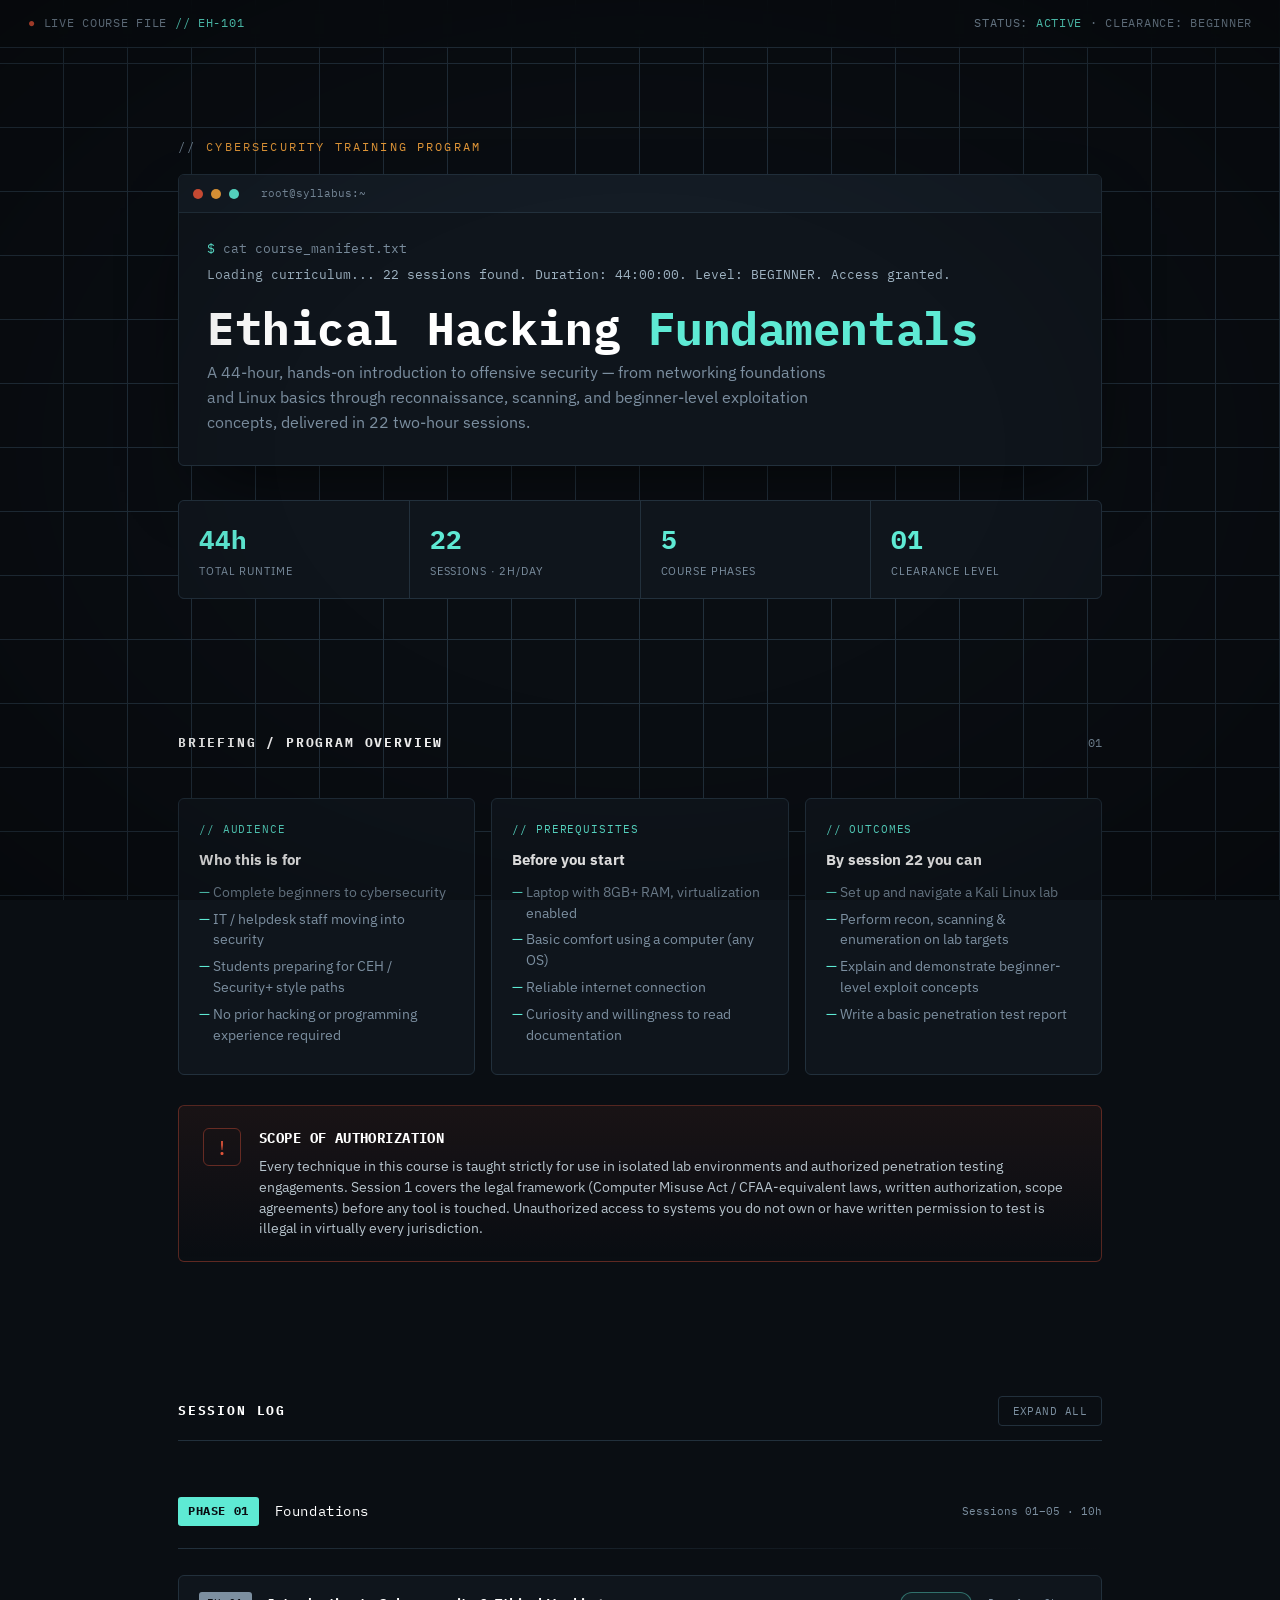
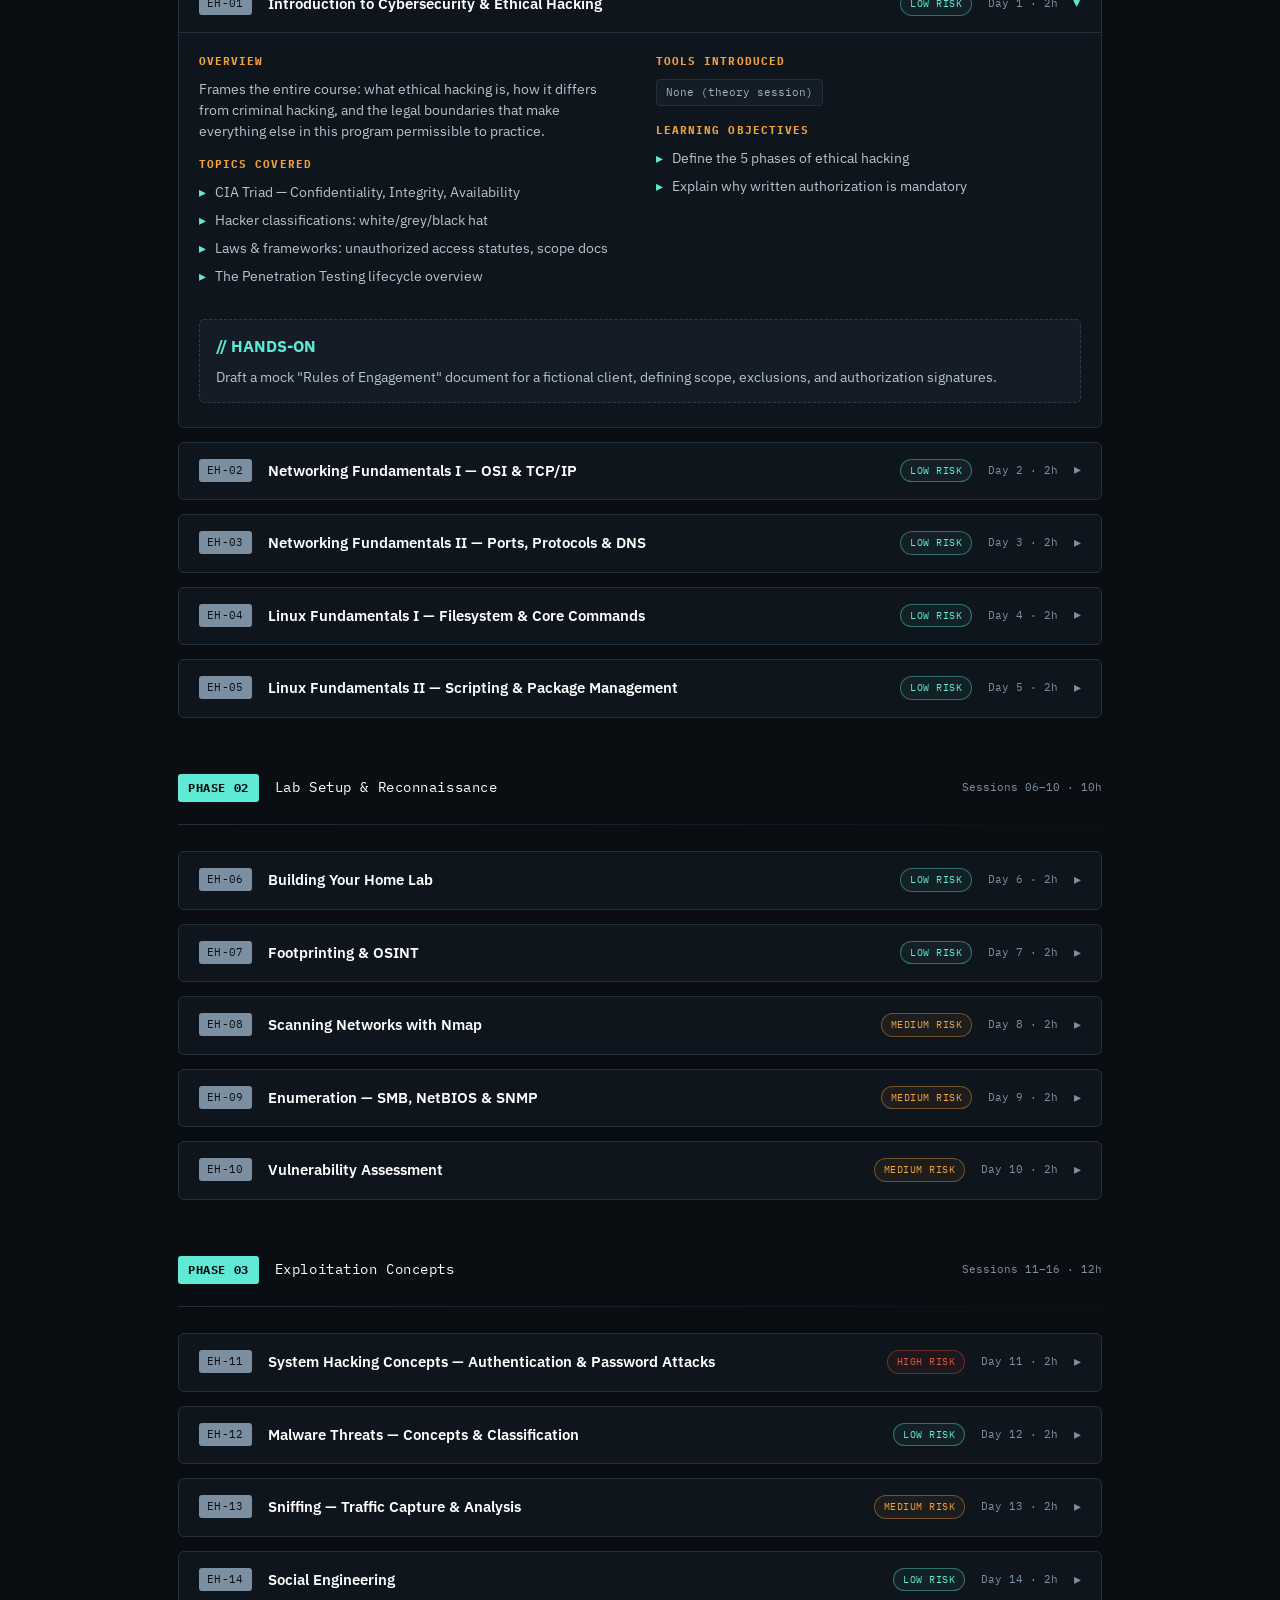
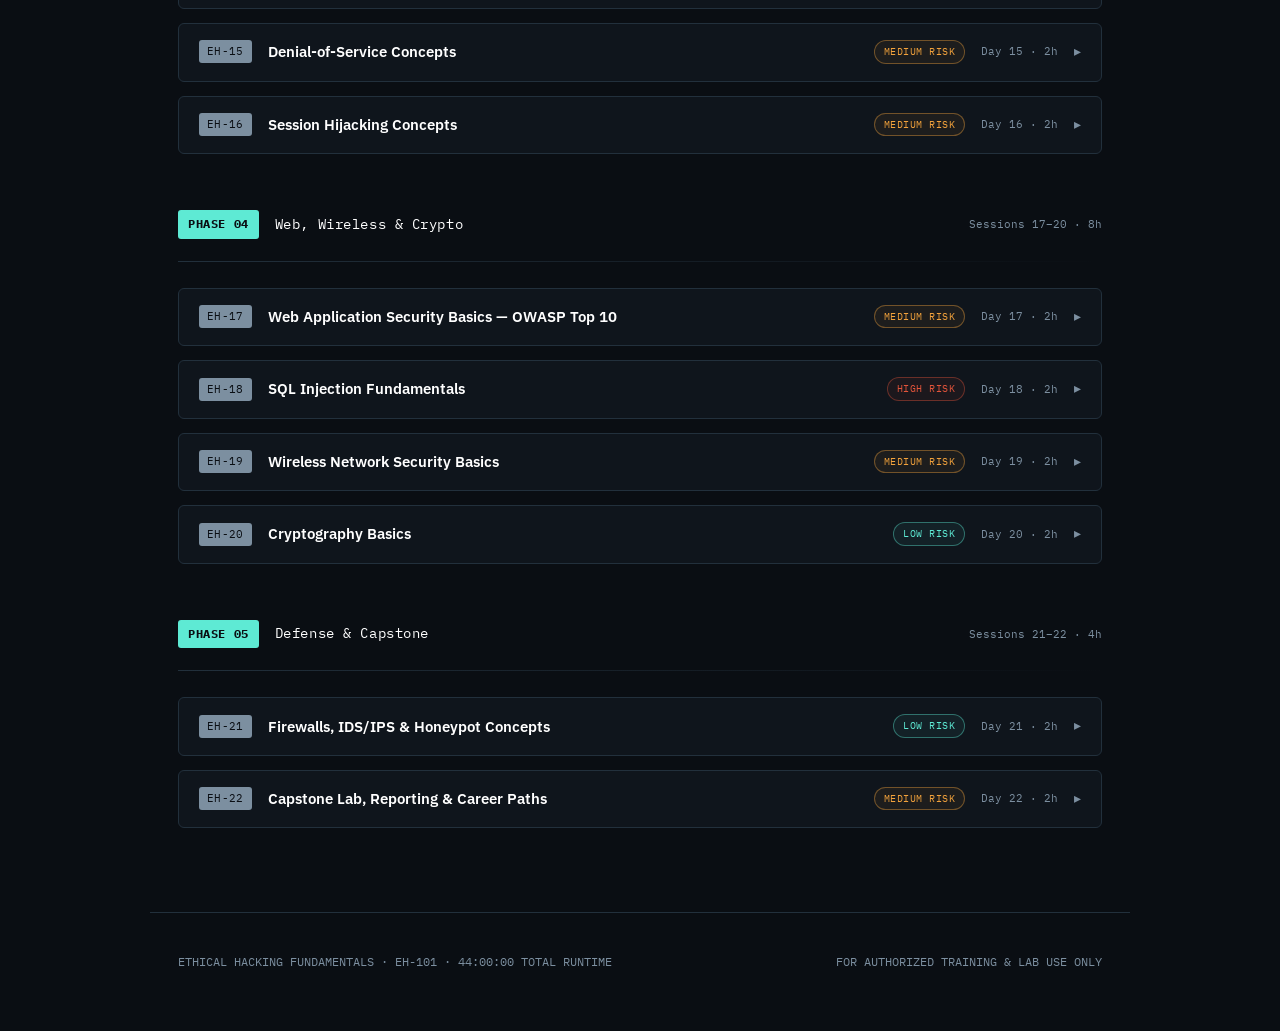
<file: ethical-hacking-syllabus.html>
<!DOCTYPE html>
<html lang="en">
<head>
<meta charset="UTF-8">
<meta name="viewport" content="width=device-width, initial-scale=1.0">
<title>CASE FILE // Ethical Hacking Fundamentals — 44hr Course</title>
<style>
  @import url('https://fonts.googleapis.com/css2?family=IBM+Plex+Mono:wght@400;500;600;700&family=IBM+Plex+Sans:wght@400;500;600;700&display=swap');

  :root{
    --bg:#0a0e13;
    --panel:#0f151c;
    --panel-hi:#141c25;
    --line:#22303c;
    --teal:#5eead4;
    --amber:#f2a23c;
    --red:#e2543a;
    --text:#d9e3ea;
    --muted:#7c8fa0;
    --mono:'IBM Plex Mono', monospace;
    --sans:'IBM Plex Sans', sans-serif;
  }

  *{box-sizing:border-box; margin:0; padding:0;}

  html{scroll-behavior:smooth;}

  body{
    background:var(--bg);
    color:var(--text);
    font-family:var(--sans);
    line-height:1.55;
    background-image:
      linear-gradient(var(--line) 1px, transparent 1px),
      linear-gradient(90deg, var(--line) 1px, transparent 1px);
    background-size:64px 64px;
    background-position:-1px -1px;
    background-attachment:fixed;
  }

  a{color:var(--teal);}

  ::selection{background:var(--teal); color:#0a0e13;}

  /* ---------- scanline / vignette overlay ---------- */
  .grain{
    position:fixed; inset:0; pointer-events:none; z-index:50;
    background:radial-gradient(ellipse at center, transparent 40%, rgba(0,0,0,0.55) 140%);
  }

  /* ---------- top bar ---------- */
  .topbar{
    position:sticky; top:0; z-index:40;
    display:flex; align-items:center; justify-content:space-between;
    padding:14px 28px;
    background:rgba(10,14,19,0.88);
    backdrop-filter:blur(8px);
    border-bottom:1px solid var(--line);
    font-family:var(--mono);
    font-size:12px;
    letter-spacing:0.06em;
    color:var(--muted);
  }
  .topbar .dot{color:var(--red); animation:blink 1.6s infinite;}
  @keyframes blink{0%,49%{opacity:1;}50%,100%{opacity:.15;}}
  .topbar span.hl{color:var(--teal);}

  /* ---------- hero ---------- */
  .hero{
    max-width:980px;
    margin:0 auto;
    padding:90px 28px 60px;
  }
  .kicker{
    font-family:var(--mono);
    font-size:12px;
    letter-spacing:0.18em;
    color:var(--amber);
    text-transform:uppercase;
    margin-bottom:18px;
    display:flex; align-items:center; gap:10px;
  }
  .kicker::before{content:"//"; color:var(--muted);}

  .terminal{
    background:var(--panel);
    border:1px solid var(--line);
    border-radius:6px;
    overflow:hidden;
    box-shadow:0 30px 80px -30px rgba(0,0,0,0.8);
    margin-bottom:34px;
  }
  .terminal-head{
    display:flex; align-items:center; gap:8px;
    padding:10px 14px;
    background:var(--panel-hi);
    border-bottom:1px solid var(--line);
    font-family:var(--mono);
    font-size:11px;
    color:var(--muted);
  }
  .terminal-head i{width:10px;height:10px;border-radius:50%;display:inline-block;background:#3a4650;}
  .terminal-body{
    padding:26px 28px 30px;
    font-family:var(--mono);
  }
  .terminal-body .line{font-size:13px; color:var(--muted); margin-bottom:6px;}
  .terminal-body .line .prompt{color:var(--teal); margin-right:8px;}
  .terminal-body .type-out{
    font-size:13px; color:#9fb3c2; margin-bottom:16px;
  }

  h1.title{
    font-family:var(--mono);
    font-weight:700;
    font-size:clamp(28px, 4.4vw, 46px);
    line-height:1.15;
    letter-spacing:-0.01em;
    color:#fff;
    margin:14px 0 6px;
  }
  h1.title .accent{color:var(--teal);}

  .subhead{
    font-size:16px;
    color:var(--muted);
    max-width:640px;
    margin-top:6px;
  }

  .stat-row{
    display:grid;
    grid-template-columns:repeat(4, 1fr);
    gap:1px;
    background:var(--line);
    border:1px solid var(--line);
    border-radius:6px;
    overflow:hidden;
    margin-top:34px;
  }
  .stat{
    background:var(--panel);
    padding:18px 20px;
  }
  .stat .num{
    font-family:var(--mono);
    font-size:26px;
    font-weight:700;
    color:var(--teal);
  }
  .stat .lbl{
    font-size:11px;
    letter-spacing:0.08em;
    text-transform:uppercase;
    color:var(--muted);
    margin-top:4px;
  }

  /* ---------- section shell ---------- */
  section.wrap{
    max-width:980px;
    margin:0 auto;
    padding:10px 28px 70px;
  }
  .section-head{
    display:flex;
    align-items:baseline;
    justify-content:space-between;
    border-bottom:1px solid var(--line);
    padding-bottom:14px;
    margin:64px 0 30px;
  }
  .section-head h2{
    font-family:var(--mono);
    font-size:13px;
    letter-spacing:0.14em;
    text-transform:uppercase;
    color:#fff;
  }
  .section-head .idx{
    font-family:var(--mono);
    font-size:12px;
    color:var(--muted);
  }

  .intro-text{
    color:var(--muted);
    font-size:15px;
    max-width:720px;
    margin-bottom:6px;
  }

  /* ---------- phase divider ---------- */
  .phase{
    display:flex;
    align-items:center;
    gap:16px;
    margin:56px 0 22px;
  }
  .phase .ph-num{
    font-family:var(--mono);
    font-size:12px;
    color:#0a0e13;
    background:var(--teal);
    padding:5px 10px;
    border-radius:3px;
    font-weight:700;
    letter-spacing:0.05em;
    white-space:nowrap;
  }
  .phase .ph-name{
    font-family:var(--mono);
    font-size:14px;
    color:#fff;
    letter-spacing:0.04em;
  }
  .phase .ph-meta{
    margin-left:auto;
    font-family:var(--mono);
    font-size:11px;
    color:var(--muted);
    white-space:nowrap;
  }
  .phase-line{
    height:1px;
    background:linear-gradient(90deg, var(--line), transparent);
    margin-bottom:26px;
  }

  /* ---------- session card ---------- */
  .session{
    background:var(--panel);
    border:1px solid var(--line);
    border-radius:6px;
    margin-bottom:14px;
    overflow:hidden;
    transition:border-color .2s ease;
  }
  .session:hover{border-color:#334454;}

  .session-head{
    display:flex;
    align-items:center;
    gap:16px;
    padding:16px 20px;
    cursor:pointer;
    user-select:none;
  }
  .session-head .sid{
    font-family:var(--mono);
    font-size:11px;
    color:var(--bg);
    background:var(--muted);
    padding:3px 8px;
    border-radius:3px;
    flex-shrink:0;
    letter-spacing:0.03em;
  }
  .session-head .stitle{
    font-family:var(--sans);
    font-weight:600;
    font-size:15px;
    color:#fff;
    flex:1;
  }
  .session-head .sday{
    font-family:var(--mono);
    font-size:11px;
    color:var(--muted);
    white-space:nowrap;
  }
  .badge{
    font-family:var(--mono);
    font-size:10px;
    letter-spacing:0.05em;
    text-transform:uppercase;
    padding:3px 9px;
    border-radius:20px;
    border:1px solid;
    white-space:nowrap;
  }
  .badge.low{color:var(--teal); border-color:rgba(94,234,212,0.4); background:rgba(94,234,212,0.06);}
  .badge.med{color:var(--amber); border-color:rgba(242,162,60,0.4); background:rgba(242,162,60,0.06);}
  .badge.high{color:var(--red); border-color:rgba(226,84,58,0.4); background:rgba(226,84,58,0.06);}

  .chevron{
    font-family:var(--mono);
    color:var(--muted);
    font-size:14px;
    transition:transform .2s ease;
    flex-shrink:0;
  }
  .session.open .chevron{transform:rotate(90deg); color:var(--teal);}

  .session-body{
    max-height:0;
    overflow:hidden;
    transition:max-height .35s ease;
    border-top:1px solid transparent;
  }
  .session.open .session-body{
    border-top:1px solid var(--line);
  }

  .session-body-inner{
    padding:20px 20px 24px;
    display:grid;
    grid-template-columns:1fr 1fr;
    gap:24px 32px;
  }
  @media(max-width:640px){
    .session-body-inner{grid-template-columns:1fr;}
  }

  .col h4{
    font-family:var(--mono);
    font-size:10.5px;
    letter-spacing:0.1em;
    text-transform:uppercase;
    color:var(--amber);
    margin-bottom:10px;
  }
  .col p.desc{
    font-size:13.5px;
    color:#b7c4cd;
    margin-bottom:14px;
  }
  .col ul{list-style:none;}
  .col ul li{
    font-size:13.5px;
    color:#b7c4cd;
    padding-left:16px;
    position:relative;
    margin-bottom:7px;
  }
  .col ul li::before{
    content:"▸";
    color:var(--teal);
    position:absolute;
    left:0;
  }
  .tool-list{display:flex; flex-wrap:wrap; gap:6px; margin-top:2px;}
  .tool-tag{
    font-family:var(--mono);
    font-size:11px;
    background:var(--panel-hi);
    border:1px solid var(--line);
    color:#9fb3c2;
    padding:4px 9px;
    border-radius:4px;
  }
  .lab-box{
    grid-column:1 / -1;
    background:var(--panel-hi);
    border:1px dashed #2c3b48;
    border-radius:5px;
    padding:14px 16px;
    margin-top:2px;
  }
  .lab-box h4{color:var(--teal); margin-bottom:8px;}
  .lab-box p{font-size:13.5px; color:#b7c4cd;}

  /* ---------- info grid (methodology, prereqs, outcomes) ---------- */
  .grid-3{
    display:grid;
    grid-template-columns:repeat(3, 1fr);
    gap:16px;
    margin-bottom:10px;
  }
  @media(max-width:760px){.grid-3{grid-template-columns:1fr;}}
  .info-card{
    background:var(--panel);
    border:1px solid var(--line);
    border-radius:6px;
    padding:22px 20px;
  }
  .info-card .ic-num{
    font-family:var(--mono);
    color:var(--teal);
    font-size:11px;
    letter-spacing:0.08em;
    margin-bottom:10px;
  }
  .info-card h3{
    font-size:15px;
    margin-bottom:10px;
    color:#fff;
  }
  .info-card ul li{
    font-size:13.5px;
    color:var(--muted);
    padding-left:14px;
    position:relative;
    margin-bottom:6px;
    list-style:none;
  }
  .info-card ul li::before{content:"—"; position:absolute; left:0; color:var(--teal);}

  /* ---------- legal / ethics banner ---------- */
  .ethics-banner{
    border:1px solid rgba(226,84,58,0.35);
    background:linear-gradient(180deg, rgba(226,84,58,0.07), transparent);
    border-radius:6px;
    padding:22px 24px;
    display:flex;
    gap:18px;
    align-items:flex-start;
  }
  .ethics-banner .icon{
    font-family:var(--mono);
    font-size:20px;
    color:var(--red);
    flex-shrink:0;
    border:1px solid rgba(226,84,58,0.4);
    width:38px; height:38px;
    display:flex; align-items:center; justify-content:center;
    border-radius:6px;
  }
  .ethics-banner h3{color:#fff; font-size:14px; margin-bottom:6px; font-family:var(--mono); letter-spacing:0.03em;}
  .ethics-banner p{font-size:13.5px; color:#b7c4cd;}

  /* ---------- footer ---------- */
  footer{
    border-top:1px solid var(--line);
    padding:40px 28px 60px;
    max-width:980px;
    margin:0 auto;
    font-family:var(--mono);
    font-size:11.5px;
    color:var(--muted);
    display:flex;
    justify-content:space-between;
    flex-wrap:wrap;
    gap:10px;
  }

  /* toggle-all */
  .toggle-all{
    font-family:var(--mono);
    font-size:11px;
    color:var(--muted);
    background:none;
    border:1px solid var(--line);
    padding:7px 14px;
    border-radius:4px;
    cursor:pointer;
    letter-spacing:0.04em;
  }
  .toggle-all:hover{border-color:var(--teal); color:var(--teal);}
</style>
</head>
<body>

<div class="grain"></div>

<div class="topbar">
  <div><span class="dot">●</span> LIVE COURSE FILE <span class="hl">// EH-101</span></div>
  <div>STATUS: <span class="hl">ACTIVE</span> · CLEARANCE: BEGINNER</div>
</div>

<div class="hero">
  <div class="kicker">Cybersecurity Training Program</div>

  <div class="terminal">
    <div class="terminal-head">
      <i style="background:#e2543a"></i><i style="background:#f2a23c"></i><i style="background:#5eead4"></i>
      &nbsp;&nbsp;root@syllabus:~
    </div>
    <div class="terminal-body">
      <div class="line"><span class="prompt">$</span>cat course_manifest.txt</div>
      <div class="type-out">Loading curriculum... 22 sessions found. Duration: 44:00:00. Level: BEGINNER. Access granted.</div>
      <h1 class="title">Ethical Hacking <span class="accent">Fundamentals</span></h1>
      <p class="subhead" style="font-family:var(--sans);">A 44-hour, hands-on introduction to offensive security — from networking foundations and Linux basics through reconnaissance, scanning, and beginner-level exploitation concepts, delivered in 22 two-hour sessions.</p>
    </div>
  </div>

  <div class="stat-row">
    <div class="stat"><div class="num">44h</div><div class="lbl">Total Runtime</div></div>
    <div class="stat"><div class="num">22</div><div class="lbl">Sessions · 2h/day</div></div>
    <div class="stat"><div class="num">5</div><div class="lbl">Course Phases</div></div>
    <div class="stat"><div class="num">01</div><div class="lbl">Clearance Level</div></div>
  </div>
</div>

<section class="wrap">

  <div class="section-head">
    <h2>Briefing / Program Overview</h2>
    <span class="idx">01</span>
  </div>

  <div class="grid-3">
    <div class="info-card">
      <div class="ic-num">// AUDIENCE</div>
      <h3>Who this is for</h3>
      <ul>
        <li>Complete beginners to cybersecurity</li>
        <li>IT / helpdesk staff moving into security</li>
        <li>Students preparing for CEH / Security+ style paths</li>
        <li>No prior hacking or programming experience required</li>
      </ul>
    </div>
    <div class="info-card">
      <div class="ic-num">// PREREQUISITES</div>
      <h3>Before you start</h3>
      <ul>
        <li>Laptop with 8GB+ RAM, virtualization enabled</li>
        <li>Basic comfort using a computer (any OS)</li>
        <li>Reliable internet connection</li>
        <li>Curiosity and willingness to read documentation</li>
      </ul>
    </div>
    <div class="info-card">
      <div class="ic-num">// OUTCOMES</div>
      <h3>By session 22 you can</h3>
      <ul>
        <li>Set up and navigate a Kali Linux lab</li>
        <li>Perform recon, scanning &amp; enumeration on lab targets</li>
        <li>Explain and demonstrate beginner-level exploit concepts</li>
        <li>Write a basic penetration test report</li>
      </ul>
    </div>
  </div>

  <div style="height:20px"></div>

  <div class="ethics-banner">
    <div class="icon">!</div>
    <div>
      <h3>SCOPE OF AUTHORIZATION</h3>
      <p>Every technique in this course is taught strictly for use in isolated lab environments and authorized penetration testing engagements. Session 1 covers the legal framework (Computer Misuse Act / CFAA-equivalent laws, written authorization, scope agreements) before any tool is touched. Unauthorized access to systems you do not own or have written permission to test is illegal in virtually every jurisdiction.</p>
    </div>
  </div>

</section>

<section class="wrap" style="padding-top:0;">
  <div class="section-head">
    <h2>Session Log</h2>
    <button class="toggle-all" onclick="toggleAll()">EXPAND ALL</button>
  </div>

  <!-- PHASE 1 -->
  <div class="phase">
    <span class="ph-num">PHASE 01</span>
    <span class="ph-name">Foundations</span>
    <span class="ph-meta">Sessions 01–05 · 10h</span>
  </div>
  <div class="phase-line"></div>

  <div class="session" id="s1">
    <div class="session-head" onclick="toggle('s1')">
      <span class="sid">EH-01</span>
      <span class="stitle">Introduction to Cybersecurity &amp; Ethical Hacking</span>
      <span class="badge low">Low Risk</span>
      <span class="sday">Day 1 · 2h</span>
      <span class="chevron">▸</span>
    </div>
    <div class="session-body">
      <div class="session-body-inner">
        <div class="col">
          <h4>Overview</h4>
          <p class="desc">Frames the entire course: what ethical hacking is, how it differs from criminal hacking, and the legal boundaries that make everything else in this program permissible to practice.</p>
          <h4>Topics Covered</h4>
          <ul>
            <li>CIA Triad — Confidentiality, Integrity, Availability</li>
            <li>Hacker classifications: white/grey/black hat</li>
            <li>Laws &amp; frameworks: unauthorized access statutes, scope docs</li>
            <li>The Penetration Testing lifecycle overview</li>
          </ul>
        </div>
        <div class="col">
          <h4>Tools Introduced</h4>
          <div class="tool-list">
            <span class="tool-tag">None (theory session)</span>
          </div>
          <h4 style="margin-top:16px;">Learning Objectives</h4>
          <ul>
            <li>Define the 5 phases of ethical hacking</li>
            <li>Explain why written authorization is mandatory</li>
          </ul>
        </div>
        <div class="lab-box">
          <h4>// HANDS-ON</h4>
          <p>Draft a mock "Rules of Engagement" document for a fictional client, defining scope, exclusions, and authorization signatures.</p>
        </div>
      </div>
    </div>
  </div>

  <div class="session" id="s2">
    <div class="session-head" onclick="toggle('s2')">
      <span class="sid">EH-02</span>
      <span class="stitle">Networking Fundamentals I — OSI &amp; TCP/IP</span>
      <span class="badge low">Low Risk</span>
      <span class="sday">Day 2 · 2h</span>
      <span class="chevron">▸</span>
    </div>
    <div class="session-body">
      <div class="session-body-inner">
        <div class="col">
          <h4>Overview</h4>
          <p class="desc">Every attack technique later in the course rests on understanding how packets actually move. This session builds that mental model from the ground up.</p>
          <h4>Topics Covered</h4>
          <ul>
            <li>OSI 7-layer model, mapped to real traffic</li>
            <li>TCP/IP stack, encapsulation</li>
            <li>IPv4 addressing, subnetting basics</li>
            <li>MAC addresses &amp; ARP</li>
          </ul>
        </div>
        <div class="col">
          <h4>Tools Introduced</h4>
          <div class="tool-list">
            <span class="tool-tag">ipconfig / ifconfig</span>
            <span class="tool-tag">ping</span>
            <span class="tool-tag">traceroute</span>
          </div>
          <h4 style="margin-top:16px;">Learning Objectives</h4>
          <ul>
            <li>Diagram how a packet crosses the OSI layers</li>
            <li>Calculate a basic subnet mask</li>
          </ul>
        </div>
        <div class="lab-box">
          <h4>// HANDS-ON</h4>
          <p>Map your home/lab network: identify your IP, gateway, subnet, and trace the route to a public site.</p>
        </div>
      </div>
    </div>
  </div>

  <div class="session" id="s3">
    <div class="session-head" onclick="toggle('s3')">
      <span class="sid">EH-03</span>
      <span class="stitle">Networking Fundamentals II — Ports, Protocols &amp; DNS</span>
      <span class="badge low">Low Risk</span>
      <span class="sday">Day 3 · 2h</span>
      <span class="chevron">▸</span>
    </div>
    <div class="session-body">
      <div class="session-body-inner">
        <div class="col">
          <h4>Overview</h4>
          <p class="desc">Zeroes in on the services attackers actually target: what runs on which port, how DNS resolves names, and how HTTP/HTTPS traffic is structured.</p>
          <h4>Topics Covered</h4>
          <ul>
            <li>TCP vs UDP, 3-way handshake</li>
            <li>Common ports: 21, 22, 23, 25, 53, 80, 443, 445, 3389</li>
            <li>DNS record types &amp; resolution flow</li>
            <li>HTTP request/response anatomy</li>
          </ul>
        </div>
        <div class="col">
          <h4>Tools Introduced</h4>
          <div class="tool-list">
            <span class="tool-tag">nslookup</span>
            <span class="tool-tag">dig</span>
            <span class="tool-tag">Wireshark (intro view)</span>
          </div>
          <h4 style="margin-top:16px;">Learning Objectives</h4>
          <ul>
            <li>Identify a service from its port number</li>
            <li>Read a raw HTTP request</li>
          </ul>
        </div>
        <div class="lab-box">
          <h4>// HANDS-ON</h4>
          <p>Use dig/nslookup to resolve a domain's A, MX, and TXT records; capture and inspect one HTTP request in Wireshark.</p>
        </div>
      </div>
    </div>
  </div>

  <div class="session" id="s4">
    <div class="session-head" onclick="toggle('s4')">
      <span class="sid">EH-04</span>
      <span class="stitle">Linux Fundamentals I — Filesystem &amp; Core Commands</span>
      <span class="badge low">Low Risk</span>
      <span class="sday">Day 4 · 2h</span>
      <span class="chevron">▸</span>
    </div>
    <div class="session-body">
      <div class="session-body-inner">
        <div class="col">
          <h4>Overview</h4>
          <p class="desc">Kali Linux is the working environment for the rest of the course — this session builds command-line fluency before any security tool is touched.</p>
          <h4>Topics Covered</h4>
          <ul>
            <li>Linux filesystem hierarchy</li>
            <li>Navigation: ls, cd, pwd, find</li>
            <li>File permissions &amp; ownership (chmod/chown)</li>
            <li>Users, groups, sudo</li>
          </ul>
        </div>
        <div class="col">
          <h4>Tools Introduced</h4>
          <div class="tool-list">
            <span class="tool-tag">Kali Linux</span>
            <span class="tool-tag">Bash</span>
            <span class="tool-tag">man pages</span>
          </div>
          <h4 style="margin-top:16px;">Learning Objectives</h4>
          <ul>
            <li>Navigate a Linux filesystem confidently</li>
            <li>Modify file permissions correctly</li>
          </ul>
        </div>
        <div class="lab-box">
          <h4>// HANDS-ON</h4>
          <p>Complete a scavenger hunt of 15 terminal challenges (find hidden files, change permissions, create/copy/move files) inside Kali.</p>
        </div>
      </div>
    </div>
  </div>

  <div class="session" id="s5">
    <div class="session-head" onclick="toggle('s5')">
      <span class="sid">EH-05</span>
      <span class="stitle">Linux Fundamentals II — Scripting &amp; Package Management</span>
      <span class="badge low">Low Risk</span>
      <span class="sday">Day 5 · 2h</span>
      <span class="chevron">▸</span>
    </div>
    <div class="session-body">
      <div class="session-body-inner">
        <div class="col">
          <h4>Overview</h4>
          <p class="desc">Introduces just enough Bash scripting to automate repetitive recon tasks later, plus how to install and manage the security tools used throughout the course.</p>
          <h4>Topics Covered</h4>
          <ul>
            <li>Bash variables, loops, conditionals</li>
            <li>apt package management</li>
            <li>Piping &amp; redirection</li>
            <li>Text processing: grep, awk, cut</li>
          </ul>
        </div>
        <div class="col">
          <h4>Tools Introduced</h4>
          <div class="tool-list">
            <span class="tool-tag">Bash scripting</span>
            <span class="tool-tag">apt</span>
            <span class="tool-tag">grep / awk</span>
          </div>
          <h4 style="margin-top:16px;">Learning Objectives</h4>
          <ul>
            <li>Write a simple Bash script with a loop</li>
            <li>Chain commands with pipes to filter output</li>
          </ul>
        </div>
        <div class="lab-box">
          <h4>// HANDS-ON</h4>
          <p>Write a script that pings a list of IPs from a text file and reports which are alive.</p>
        </div>
      </div>
    </div>
  </div>

  <!-- PHASE 2 -->
  <div class="phase">
    <span class="ph-num">PHASE 02</span>
    <span class="ph-name">Lab Setup &amp; Reconnaissance</span>
    <span class="ph-meta">Sessions 06–10 · 10h</span>
  </div>
  <div class="phase-line"></div>

  <div class="session" id="s6">
    <div class="session-head" onclick="toggle('s6')">
      <span class="sid">EH-06</span>
      <span class="stitle">Building Your Home Lab</span>
      <span class="badge low">Low Risk</span>
      <span class="sday">Day 6 · 2h</span>
      <span class="chevron">▸</span>
    </div>
    <div class="session-body">
      <div class="session-body-inner">
        <div class="col">
          <h4>Overview</h4>
          <p class="desc">A safe, isolated, legal practice range is essential. This session gets every student's lab running before any live technique is taught.</p>
          <h4>Topics Covered</h4>
          <ul>
            <li>Type 2 hypervisors: VirtualBox / VMware</li>
            <li>Isolated (host-only/NAT) network configuration</li>
            <li>Installing Kali Linux as attacker VM</li>
            <li>Installing Metasploitable2 / DVWA as legal targets</li>
          </ul>
        </div>
        <div class="col">
          <h4>Tools Introduced</h4>
          <div class="tool-list">
            <span class="tool-tag">VirtualBox</span>
            <span class="tool-tag">Kali Linux</span>
            <span class="tool-tag">Metasploitable2</span>
            <span class="tool-tag">DVWA</span>
          </div>
          <h4 style="margin-top:16px;">Learning Objectives</h4>
          <ul>
            <li>Configure an isolated virtual lab network</li>
            <li>Verify attacker VM can reach target VM only</li>
          </ul>
        </div>
        <div class="lab-box">
          <h4>// HANDS-ON</h4>
          <p>Stand up Kali + Metasploitable2 on a host-only network; confirm connectivity with a ping test and screenshot the topology.</p>
        </div>
      </div>
    </div>
  </div>

  <div class="session" id="s7">
    <div class="session-head" onclick="toggle('s7')">
      <span class="sid">EH-07</span>
      <span class="stitle">Footprinting &amp; OSINT</span>
      <span class="badge low">Low Risk</span>
      <span class="sday">Day 7 · 2h</span>
      <span class="chevron">▸</span>
    </div>
    <div class="session-body">
      <div class="session-body-inner">
        <div class="col">
          <h4>Overview</h4>
          <p class="desc">The first real phase of a penetration test: gathering public information about a target without touching it directly.</p>
          <h4>Topics Covered</h4>
          <ul>
            <li>Passive vs active reconnaissance</li>
            <li>WHOIS &amp; domain intelligence</li>
            <li>Google dorking basics</li>
            <li>Social media &amp; metadata leakage</li>
          </ul>
        </div>
        <div class="col">
          <h4>Tools Introduced</h4>
          <div class="tool-list">
            <span class="tool-tag">whois</span>
            <span class="tool-tag">theHarvester</span>
            <span class="tool-tag">Shodan (intro)</span>
            <span class="tool-tag">exiftool</span>
          </div>
          <h4 style="margin-top:16px;">Learning Objectives</h4>
          <ul>
            <li>Build a target profile from public sources only</li>
            <li>Extract metadata from a sample document</li>
          </ul>
        </div>
        <div class="lab-box">
          <h4>// HANDS-ON</h4>
          <p>Run theHarvester against a permitted training domain and compile a one-page OSINT summary.</p>
        </div>
      </div>
    </div>
  </div>

  <div class="session" id="s8">
    <div class="session-head" onclick="toggle('s8')">
      <span class="sid">EH-08</span>
      <span class="stitle">Scanning Networks with Nmap</span>
      <span class="badge med">Medium Risk</span>
      <span class="sday">Day 8 · 2h</span>
      <span class="chevron">▸</span>
    </div>
    <div class="session-body">
      <div class="session-body-inner">
        <div class="col">
          <h4>Overview</h4>
          <p class="desc">Moves from passive to active recon: discovering live hosts, open ports, and running services on the lab network.</p>
          <h4>Topics Covered</h4>
          <ul>
            <li>Host discovery &amp; ping sweeps</li>
            <li>TCP connect vs SYN scans</li>
            <li>Service &amp; version detection</li>
            <li>Scan timing and stealth considerations</li>
          </ul>
        </div>
        <div class="col">
          <h4>Tools Introduced</h4>
          <div class="tool-list">
            <span class="tool-tag">Nmap</span>
            <span class="tool-tag">Zenmap</span>
          </div>
          <h4 style="margin-top:16px;">Learning Objectives</h4>
          <ul>
            <li>Run and interpret an Nmap SYN scan</li>
            <li>Identify open ports and their likely services</li>
          </ul>
        </div>
        <div class="lab-box">
          <h4>// HANDS-ON</h4>
          <p>Scan Metasploitable2 with Nmap (-sS -sV), document every open port and the service running on it.</p>
        </div>
      </div>
    </div>
  </div>

  <div class="session" id="s9">
    <div class="session-head" onclick="toggle('s9')">
      <span class="sid">EH-09</span>
      <span class="stitle">Enumeration — SMB, NetBIOS &amp; SNMP</span>
      <span class="badge med">Medium Risk</span>
      <span class="sday">Day 9 · 2h</span>
      <span class="chevron">▸</span>
    </div>
    <div class="session-body">
      <div class="session-body-inner">
        <div class="col">
          <h4>Overview</h4>
          <p class="desc">Digs deeper than scanning: extracting usernames, shares, and system details that turn an open port into a usable lead.</p>
          <h4>Topics Covered</h4>
          <ul>
            <li>NetBIOS &amp; SMB enumeration</li>
            <li>Null sessions</li>
            <li>SNMP enumeration basics</li>
            <li>Enumerating users &amp; shares</li>
          </ul>
        </div>
        <div class="col">
          <h4>Tools Introduced</h4>
          <div class="tool-list">
            <span class="tool-tag">enum4linux</span>
            <span class="tool-tag">smbclient</span>
            <span class="tool-tag">snmpwalk</span>
          </div>
          <h4 style="margin-top:16px;">Learning Objectives</h4>
          <ul>
            <li>Enumerate SMB shares on a lab target</li>
            <li>Explain why null sessions are a risk</li>
          </ul>
        </div>
        <div class="lab-box">
          <h4>// HANDS-ON</h4>
          <p>Run enum4linux against Metasploitable2, list discovered shares and usernames in a findings table.</p>
        </div>
      </div>
    </div>
  </div>

  <div class="session" id="s10">
    <div class="session-head" onclick="toggle('s10')">
      <span class="sid">EH-10</span>
      <span class="stitle">Vulnerability Assessment</span>
      <span class="badge med">Medium Risk</span>
      <span class="sday">Day 10 · 2h</span>
      <span class="chevron">▸</span>
    </div>
    <div class="session-body">
      <div class="session-body-inner">
        <div class="col">
          <h4>Overview</h4>
          <p class="desc">Introduces automated vulnerability scanning — how testers translate an open service into a documented, ranked weakness.</p>
          <h4>Topics Covered</h4>
          <ul>
            <li>CVE / CVSS scoring basics</li>
            <li>Vulnerability scanner architecture</li>
            <li>False positives &amp; manual verification</li>
            <li>Prioritizing findings by risk</li>
          </ul>
        </div>
        <div class="col">
          <h4>Tools Introduced</h4>
          <div class="tool-list">
            <span class="tool-tag">OpenVAS</span>
            <span class="tool-tag">Nessus Essentials</span>
          </div>
          <h4 style="margin-top:16px;">Learning Objectives</h4>
          <ul>
            <li>Run a full vulnerability scan against a lab target</li>
            <li>Rank three findings by CVSS severity</li>
          </ul>
        </div>
        <div class="lab-box">
          <h4>// HANDS-ON</h4>
          <p>Scan Metasploitable2 with OpenVAS; export the report and highlight the top 5 critical findings.</p>
        </div>
      </div>
    </div>
  </div>

  <!-- PHASE 3 -->
  <div class="phase">
    <span class="ph-num">PHASE 03</span>
    <span class="ph-name">Exploitation Concepts</span>
    <span class="ph-meta">Sessions 11–16 · 12h</span>
  </div>
  <div class="phase-line"></div>

  <div class="session" id="s11">
    <div class="session-head" onclick="toggle('s11')">
      <span class="sid">EH-11</span>
      <span class="stitle">System Hacking Concepts — Authentication &amp; Password Attacks</span>
      <span class="badge high">High Risk</span>
      <span class="sday">Day 11 · 2h</span>
      <span class="chevron">▸</span>
    </div>
    <div class="session-body">
      <div class="session-body-inner">
        <div class="col">
          <h4>Overview</h4>
          <p class="desc">Introduces how authentication can fail: weak passwords, hashing, and the basics of how password-cracking tools work — practiced only against lab-generated hashes.</p>
          <h4>Topics Covered</h4>
          <ul>
            <li>Password hashing (MD5, SHA, bcrypt) basics</li>
            <li>Dictionary vs brute-force attacks</li>
            <li>Rainbow tables concept</li>
            <li>Password policy defenses</li>
          </ul>
        </div>
        <div class="col">
          <h4>Tools Introduced</h4>
          <div class="tool-list">
            <span class="tool-tag">John the Ripper</span>
            <span class="tool-tag">Hashcat (intro)</span>
          </div>
          <h4 style="margin-top:16px;">Learning Objectives</h4>
          <ul>
            <li>Explain why hashing ≠ encryption</li>
            <li>Crack a sample weak-password hash in the lab</li>
          </ul>
        </div>
        <div class="lab-box">
          <h4>// HANDS-ON</h4>
          <p>Use John the Ripper with rockyou.txt against instructor-provided sample hashes; document time-to-crack for weak vs medium passwords.</p>
        </div>
      </div>
    </div>
  </div>

  <div class="session" id="s12">
    <div class="session-head" onclick="toggle('s12')">
      <span class="sid">EH-12</span>
      <span class="stitle">Malware Threats — Concepts &amp; Classification</span>
      <span class="badge low">Low Risk</span>
      <span class="sday">Day 12 · 2h</span>
      <span class="chevron">▸</span>
    </div>
    <div class="session-body">
      <div class="session-body-inner">
        <div class="col">
          <h4>Overview</h4>
          <p class="desc">A theory-focused session on how malware is classified and behaves. No malicious code is written or distributed — the focus is defensive awareness.</p>
          <h4>Topics Covered</h4>
          <ul>
            <li>Viruses, worms, trojans, ransomware — definitions &amp; differences</li>
            <li>Infection vectors &amp; propagation methods</li>
            <li>Indicators of compromise (IOCs)</li>
            <li>Antivirus &amp; EDR fundamentals</li>
          </ul>
        </div>
        <div class="col">
          <h4>Tools Introduced</h4>
          <div class="tool-list">
            <span class="tool-tag">VirusTotal</span>
            <span class="tool-tag">Any.Run (overview only)</span>
          </div>
          <h4 style="margin-top:16px;">Learning Objectives</h4>
          <ul>
            <li>Classify a malware sample by type from its behavior</li>
            <li>List 3 common indicators of compromise</li>
          </ul>
        </div>
        <div class="lab-box">
          <h4>// HANDS-ON</h4>
          <p>Analyze a public VirusTotal report for a known malware family and summarize its behavior and IOCs.</p>
        </div>
      </div>
    </div>
  </div>

  <div class="session" id="s13">
    <div class="session-head" onclick="toggle('s13')">
      <span class="sid">EH-13</span>
      <span class="stitle">Sniffing — Traffic Capture &amp; Analysis</span>
      <span class="badge med">Medium Risk</span>
      <span class="sday">Day 13 · 2h</span>
      <span class="chevron">▸</span>
    </div>
    <div class="session-body">
      <div class="session-body-inner">
        <div class="col">
          <h4>Overview</h4>
          <p class="desc">Shows how unencrypted traffic can be intercepted on a local network, and why switching, encryption, and segmentation matter as defenses.</p>
          <h4>Topics Covered</h4>
          <ul>
            <li>Promiscuous mode &amp; packet capture basics</li>
            <li>ARP spoofing concept (lab-only demo)</li>
            <li>Reading captured HTTP/FTP credentials</li>
            <li>Defenses: switched networks, TLS, port security</li>
          </ul>
        </div>
        <div class="col">
          <h4>Tools Introduced</h4>
          <div class="tool-list">
            <span class="tool-tag">Wireshark</span>
            <span class="tool-tag">tcpdump</span>
          </div>
          <h4 style="margin-top:16px;">Learning Objectives</h4>
          <ul>
            <li>Capture and filter traffic in Wireshark</li>
            <li>Identify plaintext credentials in a sample capture</li>
          </ul>
        </div>
        <div class="lab-box">
          <h4>// HANDS-ON</h4>
          <p>Capture FTP login traffic on the isolated lab network with Wireshark and locate the plaintext credentials in the stream.</p>
        </div>
      </div>
    </div>
  </div>

  <div class="session" id="s14">
    <div class="session-head" onclick="toggle('s14')">
      <span class="sid">EH-14</span>
      <span class="stitle">Social Engineering</span>
      <span class="badge low">Low Risk</span>
      <span class="sday">Day 14 · 2h</span>
      <span class="chevron">▸</span>
    </div>
    <div class="session-body">
      <div class="session-body-inner">
        <div class="col">
          <h4>Overview</h4>
          <p class="desc">Covers the human side of security — how attackers manipulate people, and how awareness training and policy reduce that risk.</p>
          <h4>Topics Covered</h4>
          <ul>
            <li>Pretexting, phishing, baiting, tailgating</li>
            <li>Anatomy of a phishing email</li>
            <li>Authorized phishing simulations</li>
            <li>Building a security-awareness culture</li>
          </ul>
        </div>
        <div class="col">
          <h4>Tools Introduced</h4>
          <div class="tool-list">
            <span class="tool-tag">GoPhish (overview)</span>
          </div>
          <h4 style="margin-top:16px;">Learning Objectives</h4>
          <ul>
            <li>Spot red flags in a phishing email</li>
            <li>Design an authorized awareness campaign outline</li>
          </ul>
        </div>
        <div class="lab-box">
          <h4>// HANDS-ON</h4>
          <p>Analyze 5 sample phishing emails and annotate every red flag found in each.</p>
        </div>
      </div>
    </div>
  </div>

  <div class="session" id="s15">
    <div class="session-head" onclick="toggle('s15')">
      <span class="sid">EH-15</span>
      <span class="stitle">Denial-of-Service Concepts</span>
      <span class="badge med">Medium Risk</span>
      <span class="sday">Day 15 · 2h</span>
      <span class="chevron">▸</span>
    </div>
    <div class="session-body">
      <div class="session-body-inner">
        <div class="col">
          <h4>Overview</h4>
          <p class="desc">Explains how availability attacks work at a conceptual level and, more importantly, how services are architected to withstand them.</p>
          <h4>Topics Covered</h4>
          <ul>
            <li>Volumetric vs application-layer DoS</li>
            <li>DDoS &amp; botnet concept</li>
            <li>Rate limiting &amp; traffic scrubbing defenses</li>
            <li>Case study walkthrough (public incident)</li>
          </ul>
        </div>
        <div class="col">
          <h4>Tools Introduced</h4>
          <div class="tool-list">
            <span class="tool-tag">hping3 (lab demo only)</span>
          </div>
          <h4 style="margin-top:16px;">Learning Objectives</h4>
          <ul>
            <li>Distinguish volumetric from application-layer attacks</li>
            <li>Explain two mitigation strategies</li>
          </ul>
        </div>
        <div class="lab-box">
          <h4>// HANDS-ON</h4>
          <p>Observe an instructor-led, contained hping3 demo against a lab-only target and log the traffic pattern in Wireshark.</p>
        </div>
      </div>
    </div>
  </div>

  <div class="session" id="s16">
    <div class="session-head" onclick="toggle('s16')">
      <span class="sid">EH-16</span>
      <span class="stitle">Session Hijacking Concepts</span>
      <span class="badge med">Medium Risk</span>
      <span class="sday">Day 16 · 2h</span>
      <span class="chevron">▸</span>
    </div>
    <div class="session-body">
      <div class="session-body-inner">
        <div class="col">
          <h4>Overview</h4>
          <p class="desc">Covers how session tokens and cookies can be stolen or predicted, and why secure session management matters for every web app.</p>
          <h4>Topics Covered</h4>
          <ul>
            <li>Cookies &amp; session tokens explained</li>
            <li>Session fixation vs hijacking</li>
            <li>Secure/HttpOnly cookie flags</li>
            <li>Defenses: token rotation, HTTPS everywhere</li>
          </ul>
        </div>
        <div class="col">
          <h4>Tools Introduced</h4>
          <div class="tool-list">
            <span class="tool-tag">Browser dev tools</span>
            <span class="tool-tag">Burp Suite (intro)</span>
          </div>
          <h4 style="margin-top:16px;">Learning Objectives</h4>
          <ul>
            <li>Locate a session cookie in browser dev tools</li>
            <li>Explain why the Secure flag matters</li>
          </ul>
        </div>
        <div class="lab-box">
          <h4>// HANDS-ON</h4>
          <p>Inspect session cookies on DVWA before/after login; identify missing security flags.</p>
        </div>
      </div>
    </div>
  </div>

  <!-- PHASE 4 -->
  <div class="phase">
    <span class="ph-num">PHASE 04</span>
    <span class="ph-name">Web, Wireless &amp; Crypto</span>
    <span class="ph-meta">Sessions 17–20 · 8h</span>
  </div>
  <div class="phase-line"></div>

  <div class="session" id="s17">
    <div class="session-head" onclick="toggle('s17')">
      <span class="sid">EH-17</span>
      <span class="stitle">Web Application Security Basics — OWASP Top 10</span>
      <span class="badge med">Medium Risk</span>
      <span class="sday">Day 17 · 2h</span>
      <span class="chevron">▸</span>
    </div>
    <div class="session-body">
      <div class="session-body-inner">
        <div class="col">
          <h4>Overview</h4>
          <p class="desc">A guided tour of the ten most common web vulnerability categories, with a live look at each on the DVWA training app.</p>
          <h4>Topics Covered</h4>
          <ul>
            <li>OWASP Top 10 walkthrough</li>
            <li>Broken access control &amp; misconfiguration</li>
            <li>Cross-Site Scripting (XSS) concept</li>
            <li>Input validation fundamentals</li>
          </ul>
        </div>
        <div class="col">
          <h4>Tools Introduced</h4>
          <div class="tool-list">
            <span class="tool-tag">DVWA</span>
            <span class="tool-tag">Burp Suite Community</span>
          </div>
          <h4 style="margin-top:16px;">Learning Objectives</h4>
          <ul>
            <li>Name and describe 5 OWASP Top 10 categories</li>
            <li>Trigger a basic reflected XSS in DVWA (low security)</li>
          </ul>
        </div>
        <div class="lab-box">
          <h4>// HANDS-ON</h4>
          <p>Complete the XSS and access-control modules in DVWA (low difficulty) and document the payloads used.</p>
        </div>
      </div>
    </div>
  </div>

  <div class="session" id="s18">
    <div class="session-head" onclick="toggle('s18')">
      <span class="sid">EH-18</span>
      <span class="stitle">SQL Injection Fundamentals</span>
      <span class="badge high">High Risk</span>
      <span class="sday">Day 18 · 2h</span>
      <span class="chevron">▸</span>
    </div>
    <div class="session-body">
      <div class="session-body-inner">
        <div class="col">
          <h4>Overview</h4>
          <p class="desc">A focused, hands-on look at how unsanitized input lets attackers manipulate database queries — and how parameterized queries prevent it.</p>
          <h4>Topics Covered</h4>
          <ul>
            <li>How SQL queries are built from user input</li>
            <li>Classic vs blind SQL injection concept</li>
            <li>Authentication bypass via injection</li>
            <li>Defenses: prepared statements, ORM, WAFs</li>
          </ul>
        </div>
        <div class="col">
          <h4>Tools Introduced</h4>
          <div class="tool-list">
            <span class="tool-tag">DVWA</span>
            <span class="tool-tag">sqlmap (intro)</span>
          </div>
          <h4 style="margin-top:16px;">Learning Objectives</h4>
          <ul>
            <li>Craft a basic injection to bypass a login form</li>
            <li>Explain how prepared statements neutralize the attack</li>
          </ul>
        </div>
        <div class="lab-box">
          <h4>// HANDS-ON</h4>
          <p>Bypass DVWA's login (low security) using a classic SQLi payload, then re-attempt at high security to observe the fix in action.</p>
        </div>
      </div>
    </div>
  </div>

  <div class="session" id="s19">
    <div class="session-head" onclick="toggle('s19')">
      <span class="sid">EH-19</span>
      <span class="stitle">Wireless Network Security Basics</span>
      <span class="badge med">Medium Risk</span>
      <span class="sday">Day 19 · 2h</span>
      <span class="chevron">▸</span>
    </div>
    <div class="session-body">
      <div class="session-body-inner">
        <div class="col">
          <h4>Overview</h4>
          <p class="desc">Covers how Wi-Fi security has evolved and where weaknesses remain, using an instructor-owned, isolated wireless lab.</p>
          <h4>Topics Covered</h4>
          <ul>
            <li>WEP vs WPA vs WPA2 vs WPA3</li>
            <li>4-way handshake concept</li>
            <li>Rogue access points &amp; evil twins</li>
            <li>Wireless hardening best practices</li>
          </ul>
        </div>
        <div class="col">
          <h4>Tools Introduced</h4>
          <div class="tool-list">
            <span class="tool-tag">Aircrack-ng suite (overview)</span>
          </div>
          <h4 style="margin-top:16px;">Learning Objectives</h4>
          <ul>
            <li>Explain why WEP is fundamentally broken</li>
            <li>Identify a rogue AP scenario</li>
          </ul>
        </div>
        <div class="lab-box">
          <h4>// HANDS-ON</h4>
          <p>Instructor-led demo: capture a WPA2 handshake on the isolated lab AP and inspect it with Aircrack-ng (no external cracking of live networks).</p>
        </div>
      </div>
    </div>
  </div>

  <div class="session" id="s20">
    <div class="session-head" onclick="toggle('s20')">
      <span class="sid">EH-20</span>
      <span class="stitle">Cryptography Basics</span>
      <span class="badge low">Low Risk</span>
      <span class="sday">Day 20 · 2h</span>
      <span class="chevron">▸</span>
    </div>
    <div class="session-body">
      <div class="session-body-inner">
        <div class="col">
          <h4>Overview</h4>
          <p class="desc">Grounds students in the crypto concepts referenced throughout the course: symmetric vs asymmetric encryption, hashing, and PKI.</p>
          <h4>Topics Covered</h4>
          <ul>
            <li>Symmetric vs asymmetric encryption</li>
            <li>Hashing vs encryption (recap &amp; deepen)</li>
            <li>Digital certificates &amp; PKI basics</li>
            <li>Common crypto mistakes</li>
          </ul>
        </div>
        <div class="col">
          <h4>Tools Introduced</h4>
          <div class="tool-list">
            <span class="tool-tag">OpenSSL (CLI)</span>
            <span class="tool-tag">CyberChef</span>
          </div>
          <h4 style="margin-top:16px;">Learning Objectives</h4>
          <ul>
            <li>Generate a key pair with OpenSSL</li>
            <li>Explain how HTTPS certificates establish trust</li>
          </ul>
        </div>
        <div class="lab-box">
          <h4>// HANDS-ON</h4>
          <p>Use OpenSSL to generate an RSA key pair and encrypt/decrypt a sample file; inspect a live site's certificate chain.</p>
        </div>
      </div>
    </div>
  </div>

  <!-- PHASE 5 -->
  <div class="phase">
    <span class="ph-num">PHASE 05</span>
    <span class="ph-name">Defense &amp; Capstone</span>
    <span class="ph-meta">Sessions 21–22 · 4h</span>
  </div>
  <div class="phase-line"></div>

  <div class="session" id="s21">
    <div class="session-head" onclick="toggle('s21')">
      <span class="sid">EH-21</span>
      <span class="stitle">Firewalls, IDS/IPS &amp; Honeypot Concepts</span>
      <span class="badge low">Low Risk</span>
      <span class="sday">Day 21 · 2h</span>
      <span class="chevron">▸</span>
    </div>
    <div class="session-body">
      <div class="session-body-inner">
        <div class="col">
          <h4>Overview</h4>
          <p class="desc">Flips the course's perspective from attacker to defender: how the techniques taught so far are detected, logged, and blocked.</p>
          <h4>Topics Covered</h4>
          <ul>
            <li>Firewall types &amp; rule basics</li>
            <li>Signature vs anomaly-based IDS/IPS</li>
            <li>Honeypots &amp; deception concepts</li>
            <li>Log review fundamentals</li>
          </ul>
        </div>
        <div class="col">
          <h4>Tools Introduced</h4>
          <div class="tool-list">
            <span class="tool-tag">iptables/ufw</span>
            <span class="tool-tag">Snort (overview)</span>
          </div>
          <h4 style="margin-top:16px;">Learning Objectives</h4>
          <ul>
            <li>Write a basic firewall rule</li>
            <li>Explain how an IDS would flag an earlier lab's Nmap scan</li>
          </ul>
        </div>
        <div class="lab-box">
          <h4>// HANDS-ON</h4>
          <p>Configure a ufw ruleset to block a specific port; re-run the Session 8 Nmap scan and observe the result.</p>
        </div>
      </div>
    </div>
  </div>

  <div class="session" id="s22">
    <div class="session-head" onclick="toggle('s22')">
      <span class="sid">EH-22</span>
      <span class="stitle">Capstone Lab, Reporting &amp; Career Paths</span>
      <span class="badge med">Medium Risk</span>
      <span class="sday">Day 22 · 2h</span>
      <span class="chevron">▸</span>
    </div>
    <div class="session-body">
      <div class="session-body-inner">
        <div class="col">
          <h4>Overview</h4>
          <p class="desc">Brings every phase together in one guided mini-engagement against the lab environment, closing with how to document findings professionally and where to go next (CEH, OSCP, Security+).</p>
          <h4>Topics Covered</h4>
          <ul>
            <li>End-to-end mini penetration test (recon → report)</li>
            <li>Executive summary vs technical findings</li>
            <li>Remediation recommendations</li>
            <li>Certification &amp; career roadmap (CEH, OSCP, Security+)</li>
          </ul>
        </div>
        <div class="col">
          <h4>Tools Introduced</h4>
          <div class="tool-list">
            <span class="tool-tag">All prior course tools</span>
            <span class="tool-tag">Report template</span>
          </div>
          <h4 style="margin-top:16px;">Learning Objectives</h4>
          <ul>
            <li>Chain recon → scan → enumerate → report on a lab target</li>
            <li>Produce a client-ready findings summary</li>
          </ul>
        </div>
        <div class="lab-box">
          <h4>// HANDS-ON — CAPSTONE</h4>
          <p>Run a full mini-assessment against a fresh Metasploitable2 instance and submit a written report: scope, methodology, findings ranked by severity, and remediation steps.</p>
        </div>
      </div>
    </div>
  </div>

</section>

<footer>
  <div>ETHICAL HACKING FUNDAMENTALS · EH-101 · 44:00:00 TOTAL RUNTIME</div>
  <div>FOR AUTHORIZED TRAINING &amp; LAB USE ONLY</div>
</footer>

<script>
  function toggle(id){
    document.getElementById(id).classList.toggle('open');
    syncMaxHeight(id);
  }
  function syncMaxHeight(id){
    const el = document.getElementById(id);
    const body = el.querySelector('.session-body');
    if(el.classList.contains('open')){
      body.style.maxHeight = body.scrollHeight + 'px';
    } else {
      body.style.maxHeight = '0px';
    }
  }
  let allOpen = false;
  function toggleAll(){
    const sessions = document.querySelectorAll('.session');
    allOpen = !allOpen;
    sessions.forEach(s=>{
      if(allOpen){ s.classList.add('open'); } else { s.classList.remove('open'); }
      syncMaxHeight(s.id);
    });
    document.querySelector('.toggle-all').textContent = allOpen ? 'COLLAPSE ALL' : 'EXPAND ALL';
  }
  // open first session by default
  document.addEventListener('DOMContentLoaded', ()=>{ toggle('s1'); });
</script>

</body>
</html>
</file>
<file: assets/css/style.css>
/* =========================================================================
   SABIN SHARMA — Security Portfolio
   Design tokens
   ========================================================================= */
:root{
  --bg:        #0a0c10;
  --bg-panel:  #10131a;
  --bg-elev:   #161a22;
  --border:    #242a35;
  --border-soft: #1a1e27;

  --text:      #e9ebf0;
  --text-dim:  #8b93a3;
  --text-faint:#5c6579;

  --amber:     #ffb454;
  --amber-dim: #cf9445;
  --cyan:      #55c8e0ff;
  --cyan:      #4fc3f7;

  --font-display: "Space Grotesk", sans-serif;
  --font-body:    "Inter", sans-serif;
  --font-mono:    "JetBrains Mono", monospace;

  --radius: 8px;
  --radius-sm: 4px;
  --maxw: 1180px;
}

*{ box-sizing:border-box; }
html{ scroll-behavior:smooth; }
body{
  margin:0;
  background:var(--bg);
  color:var(--text);
  font-family:var(--font-body);
  font-size:16px;
  line-height:1.65;
  -webkit-font-smoothing:antialiased;
}
img {
  max-width: 100%;
  display: block;
}

.img-circle {
  width: 130px;
  height: 130px;
  border-radius: 50%;
  object-fit: cover;
  /* object-position: center; */
  margin-left: 40px;
  border: 2px solid var(--amber);
  box-shadow: 0 0 8px var(--amber),
              0 0 16px rgba(255, 180, 84, 0.35);
  animation: photo-glow 2.5s ease-in-out infinite;
}

@keyframes photo-glow {
  0%, 100% {
    box-shadow: 0 0 8px var(--amber),
                0 0 16px rgba(255, 180, 84, 0.35);
  }
  50% {
    box-shadow: 0 0 12px var(--amber),
                0 0 24px rgba(255, 180, 84, 0.45);
  }
}
a{ color:inherit; text-decoration:none; }
ul{ list-style:none; margin:0; padding:0; }
h1,h2,h3,h4,h5{ font-family:var(--font-display); margin:0; font-weight:600; }
p{ margin:0; }
::selection{ background:var(--amber); color:#101216; }
:focus-visible{ outline:2px solid var(--cyan); outline-offset:2px; }

.container{
  max-width:var(--maxw);
  margin:0 auto;
  padding:0 28px;
}

/* subtle background grid texture on dark sections */
.grid-tex{
  position:relative;
}
.grid-tex::before{
  content:"";
  position:absolute; inset:0;
  background-image:
    linear-gradient(rgba(255,255,255,0.025) 1px, transparent 1px),
    linear-gradient(90deg, rgba(255,255,255,0.025) 1px, transparent 1px);
  background-size: 42px 42px;
  mask-image: radial-gradient(ellipse 80% 60% at 50% 0%, #000 40%, transparent 100%);
  pointer-events:none;
}

/* =========================================================================
   Eyebrow / terminal-prompt labels — signature motif
   ========================================================================= */
.prompt{
  display:inline-flex;
  align-items:center;
  gap:8px;
  font-family:var(--font-mono);
  font-size:0.82rem;
  color:var(--cyan);
  letter-spacing:0.3px;
  margin-bottom:14px;
}
.prompt::before{
  content:"";
  width:7px; height:7px;
  border-radius:50%;
  background:var(--amber);
  box-shadow:0 0 8px var(--amber);
  flex-shrink:0;
}
.prompt .cmd{ color:var(--text-dim); }
.prompt .arg{ color:var(--amber); }

.section-head{
  max-width:640px;
  margin-bottom:48px;
}
.section-head h2{
  font-size:clamp(1.6rem, 2.6vw, 2.1rem);
  letter-spacing:-0.01em;
  margin-bottom:10px;
}
.section-head p{
  color:var(--text-dim);
  font-size:1rem;
}

section{
  padding:96px 0;
  border-bottom:1px solid var(--border-soft);
}
section.tight{ padding:72px 0; }

/* =========================================================================
   Buttons
   ========================================================================= */
.btn{
  display:inline-flex;
  align-items:center;
  gap:9px;
  font-family:var(--font-mono);
  font-size:0.82rem;
  letter-spacing:0.2px;
  padding:12px 22px;
  border-radius:var(--radius-sm);
  border:1px solid var(--border);
  transition:border-color .18s ease, transform .18s ease, background .18s ease, color .18s ease;
  cursor:pointer;
  white-space:nowrap;
}
.btn:hover{ transform:translateY(-1px); }
.btn-primary{
  background:var(--amber);
  color:#161005;
  border-color:var(--amber);
  font-weight:600;
}
.btn-primary:hover{ background:#ffc978; }
.btn-ghost{
  background:transparent;
  color:var(--text);
}
.btn-ghost:hover{ border-color:var(--cyan); color:var(--cyan); }
.btn-row{ display:flex; flex-wrap:wrap; gap:14px; }

/* =========================================================================
   Header / Sidebar nav
   ========================================================================= */
#header{
  position:fixed;
  top:0; left:0; bottom:0;
  width:260px;
  background:var(--bg-panel);
  border-right:1px solid var(--border);
  display:flex;
  flex-direction:column;
  padding:34px 26px;
  z-index:100;
  overflow-y:auto;
}
.brand{
  display:flex;
  align-items:center;
  gap:12px;
  margin-bottom:26px;
}
.brand-mark{
  width:40px; height:40px;
  border-radius:var(--radius-sm);
  background:linear-gradient(155deg, var(--amber), var(--amber-dim));
  display:flex; align-items:center; justify-content:center;
  font-family:var(--font-mono);
  font-weight:700;
  color:#161005;
  font-size:1.05rem;
}
.brand h1{ font-size:1.05rem; letter-spacing:0.5px; }
.brand span{ display:block; font-family:var(--font-mono); font-size:0.7rem; color:var(--text-faint); letter-spacing:1px; }


.status-chip{
  display:inline-flex;
  align-items:center;
  gap:7px;
  font-family:var(--font-mono);
  font-size:0.7rem;
  color:var(--amber);
  background:rgba(255,180,84,0.08);
  border:1px solid rgba(255,180,84,0.25);
  padding:5px 10px;
  border-radius:20px;
  margin-bottom:24px;
  letter-spacing:0.4px;
}
.status-chip i{ width:3px; height:6px; border-radius:50%; background:var(--amber); box-shadow:0 0 6px var(--amber); }

.navmenu{ flex:1; }
.navmenu ul{ display:flex; flex-direction:column; gap:2px; }
.navmenu a{
  display:flex;
  align-items:center;
  gap:11px;
  font-family:var(--font-mono);
  font-size:0.86rem;
  color:var(--text-dim);
  padding:9px 10px;
  border-radius:var(--radius-sm);
  border-left:2px solid transparent;
  transition:all .15s ease;
}
.navmenu a i{ font-size:0.95rem; width:18px; text-align:center; }
.navmenu a:hover{ color:var(--text); background:var(--bg-elev); }
.navmenu a.active{ color:var(--amber); border-left-color:var(--amber); background:var(--bg-elev); }

.side-social{
  display:flex;
  gap:14px;
  padding-top:20px;
  border-top:1px solid var(--border-soft);
  margin-top:20px;
}
.side-social a{ color:var(--text-faint); font-size:1.05rem; transition:color .15s; }
.side-social a:hover{ color:var(--cyan); }

.header-toggle{
  display:none;
  position:fixed;
  top:16px; right:16px;
  z-index:200;
  background:var(--bg-elev);
  border:1px solid var(--border);
  color:var(--text);
  width:42px; height:42px;
  border-radius:var(--radius-sm);
  align-items:center; justify-content:center;
  font-size:1.2rem;
  cursor:pointer;
}

main{ margin-left:260px; }

/* =========================================================================
   Hero
   ========================================================================= */
#hero{
  min-height:88vh;
  display:flex;
  align-items:center;
  position:relative;
  background:var(--bg);
  border-bottom:1px solid var(--border-soft);
}
#hero .container{ position:relative; z-index:2; }
#hero .eyebrow-row{ margin-bottom:22px; }
#hero h2{
  font-size:clamp(2.4rem, 5.5vw, 4.2rem);
  line-height:1.03;
  letter-spacing:-0.02em;
  margin-bottom:18px;
}
#hero h2 .accent{ color:var(--amber); }
#hero .role-line{
  font-family:var(--font-mono);
  font-size:clamp(1rem, 1.6vw, 1.25rem);
  color:var(--text-dim);
  min-height:1.6em;
  margin-bottom:30px;
}
#hero .role-line .typed{ color:var(--cyan); }
#hero .role-line .cursor{
  display:inline-block;
  width:9px; height:1.05em;
  background:var(--cyan);
  margin-left:2px;
  transform:translateY(2px);
  animation:blink 1s step-end infinite;
}
@keyframes blink{ 50%{ opacity:0; } }

#hero .lede{
  max-width:560px;
  color:var(--text-dim);
  font-size:1.05rem;
  margin-bottom:34px;
}

/* =========================================================================
   About
   ========================================================================= */
.about-grid{
  display:grid;
  grid-template-columns:0.85fr 1.15fr;
  gap:56px;
  align-items:start;
}
.about-photo{
  border-radius:var(--radius);
  overflow:hidden;
  border:1px solid var(--border);
}
.about-copy h3{ font-size:1.35rem; margin-bottom:14px; }
.about-copy p{ color:var(--text-dim); margin-bottom:16px; }
.about-copy p:last-of-type{ margin-bottom:0; }

.fact-grid{
  margin-top:30px;
  display:grid;
  grid-template-columns:1fr 1fr;
  gap:16px 28px;
}
.fact{
  display:flex;
  flex-direction:column;
  gap:3px;
  padding-bottom:12px;
  border-bottom:1px solid var(--border-soft);
}
.fact .k{ font-family:var(--font-mono); font-size:0.72rem; color:var(--text-faint); letter-spacing:1px; text-transform:uppercase; }
.fact .v{ font-size:0.95rem; color:var(--text); }
.fact .v a:hover{ color:var(--cyan); }

.focus-row{
  margin-top:34px;
  display:flex;
  flex-wrap:wrap;
  gap:10px;
}
.focus-chip{
  font-family:var(--font-mono);
  font-size:0.78rem;
  color:var(--text-dim);
  border:1px solid var(--border);
  padding:7px 13px;
  border-radius:20px;
}
.focus-chip i{ color:var(--amber); margin-right:6px; }

/* =========================================================================
   Skills
   ========================================================================= */
.skills-grid{
  display:grid;
  grid-template-columns:repeat(2, 1fr);
  gap:36px 48px;
}
.skill-cat h5{
  font-family:var(--font-mono);
  color:var(--text);
  font-size:0.8rem;
  letter-spacing:1.5px;
  text-transform:uppercase;
  margin-bottom:14px;
  padding-bottom:10px;
  border-bottom:1px solid var(--border);
  display:flex;
  align-items:center;
  gap:9px;
}
.skill-cat h5 i{ color:var(--amber); }
.skill-tags{ display:flex; flex-wrap:wrap; gap:8px; }
.skill-tag{
  background:var(--bg-panel);
  border:1px solid var(--border);
  color:var(--text-dim);
  font-family:var(--font-mono);
  font-size:0.76rem;
  padding:6px 12px;
  border-radius:var(--radius-sm);
  transition:border-color .18s, color .18s;
}
.skill-tag:hover{ border-color:var(--cyan); color:var(--cyan); }
.skill-cat{ margin-bottom:8px; }

/* =========================================================================
   Timeline (Resume)
   ========================================================================= */
.timeline-cols{
  display:grid;
  grid-template-columns:1fr 1fr;
  gap:56px;
}
.tl-label{
  font-family:var(--font-mono);
  font-size:0.75rem;
  letter-spacing:2px;
  text-transform:uppercase;
  color:var(--amber);
  margin-bottom:22px;
  padding-bottom:10px;
  border-bottom:1px solid var(--border);
}
.tl-item{
  position:relative;
  padding-left:22px;
  border-left:1px solid var(--border);
  padding-bottom:28px;
}
.tl-item:last-child{ padding-bottom:0; }
.tl-item::before{
  content:"";
  position:absolute;
  left:-4.5px; top:4px;
  width:8px; height:8px;
  border-radius:50%;
  background:var(--bg);
  border:2px solid var(--cyan);
}
.tl-item h4{ font-size:1rem; margin-bottom:3px; }
.tl-item .meta{
  font-family:var(--font-mono);
  font-size:0.75rem;
  color:var(--amber);
  margin-bottom:8px;
  display:block;
}
.tl-item p, .tl-item ul{ color:var(--text-dim); font-size:0.92rem; }
.tl-item ul{ margin-top:6px; padding-left:18px; list-style:disc; }
.tl-item ul li{ margin-bottom:4px; }

.resume-cta{ margin-top:44px; }

/* =========================================================================
   Projects — prominent
   ========================================================================= */
.project-grid{
  display:grid;
  grid-template-columns:repeat(2, 1fr);
  gap:26px;
}
.project-card{
  background:var(--bg-panel);
  border:1px solid var(--border);
  border-radius:var(--radius);
  padding:30px;
  display:flex;
  flex-direction:column;
  transition:border-color .2s ease, transform .2s ease;
}
.project-card:hover{ border-color:var(--amber); transform:translateY(-3px); }
.project-card.featured{ grid-column:span 2; display:grid; grid-template-columns:auto 1fr; gap:28px; align-items:center; }
.project-icon{
  width:52px; height:52px;
  border-radius:var(--radius-sm);
  background:rgba(255,180,84,0.08);
  border:1px solid rgba(255,180,84,0.25);
  display:flex; align-items:center; justify-content:center;
  font-size:1.4rem;
  color:var(--amber);
  margin-bottom:18px;
  flex-shrink:0;
}
.project-card.featured .project-icon{ margin-bottom:0; }
.project-stack{
  font-family:var(--font-mono);
  font-size:0.72rem;
  color:var(--cyan);
  letter-spacing:0.4px;
  margin-bottom:10px;
  text-transform:uppercase;
}
.project-card h4{ font-size:1.1rem; margin-bottom:10px; }
.project-card p{ color:var(--text-dim); font-size:0.92rem; flex:1; margin-bottom:20px; }
.project-links{ display:flex; gap:12px; flex-wrap:wrap; }
.project-links a{
  display:inline-flex; align-items:center; gap:7px;
  font-family:var(--font-mono);
  font-size:0.78rem;
  color:var(--text);
  border:1px solid var(--border);
  padding:8px 14px;
  border-radius:var(--radius-sm);
  transition:all .15s;
}
.project-links a:hover{ border-color:var(--cyan); color:var(--cyan); }
.project-links a.primary{ background:var(--amber); color:#161005; border-color:var(--amber); font-weight:600; }
.project-links a.primary:hover{ background:#ffc978; color:#161005; }

.more-projects{
  margin-top:26px;
  display:flex;
  align-items:center;
  justify-content:space-between;
  gap:20px;
  flex-wrap:wrap;
  background:var(--bg-elev);
  border:1px dashed var(--border);
  border-radius:var(--radius);
  padding:22px 28px;
}
.more-projects p{ color:var(--text-dim); font-size:0.92rem; }
.more-projects strong{ color:var(--text); display:block; font-family:var(--font-mono); font-size:0.95rem; margin-bottom:4px; }

/* =========================================================================
   Write-ups — prominent
   ========================================================================= */
#writeups{ background:var(--bg-panel); }
.writeup-banner{
  display:flex;
  align-items:center;
  justify-content:space-between;
  gap:24px;
  flex-wrap:wrap;
  background:var(--bg-elev);
  border:1px solid var(--border);
  border-radius:var(--radius);
  padding:28px 32px;
  margin-bottom:34px;
}
.writeup-banner .txt strong{ display:block; font-size:1.05rem; margin-bottom:6px; }
.writeup-banner .txt p{ color:var(--text-dim); font-size:0.92rem; max-width:520px; }

.writeup-grid{
  display:grid;
  grid-template-columns:repeat(3, 1fr);
  gap:22px;
}
.writeup-card{
  background:var(--bg);
  border:1px solid var(--border);
  border-radius:var(--radius);
  padding:24px;
  transition:border-color .2s ease, transform .2s ease;
}
.writeup-card:hover{ border-color:var(--cyan); transform:translateY(-3px); }
.writeup-card .tag-row{ display:flex; gap:6px; flex-wrap:wrap; margin-bottom:14px; }
.writeup-card .tag{
  font-family:var(--font-mono);
  font-size:0.68rem;
  color:var(--amber);
  background:rgba(255,180,84,0.08);
  border:1px solid rgba(255,180,84,0.2);
  padding:3px 9px;
  border-radius:3px;
}
.writeup-card i.wu-icon{ font-size:1.3rem; color:var(--cyan); margin-bottom:12px; display:block; }
.writeup-card h4{ font-size:1rem; margin-bottom:8px; }
.writeup-card p{ color:var(--text-dim); font-size:0.86rem; margin-bottom:16px; }
.writeup-card a.read-more{
  font-family:var(--font-mono);
  font-size:0.78rem;
  color:var(--text);
  display:inline-flex; align-items:center; gap:6px;
}
.writeup-card a.read-more:hover{ color:var(--cyan); }

/* =========================================================================
   Services
   ========================================================================= */
.service-grid{
  display:grid;
  grid-template-columns:repeat(3, 1fr);
  gap:24px;
}
.service-card{
  padding:26px;
  border:1px solid var(--border);
  border-radius:var(--radius);
  background:var(--bg-panel);
}
.service-card i{ font-size:1.5rem; color:var(--amber); margin-bottom:16px; display:block; }
.service-card h4{ font-size:1.02rem; margin-bottom:10px; }
.service-card p{ color:var(--text-dim); font-size:0.9rem; }

/* =========================================================================
   Contact
   ========================================================================= */
.contact-grid{
  display:grid;
  grid-template-columns:0.85fr 1.15fr;
  gap:48px;
}
.contact-info{ display:flex; flex-direction:column; gap:20px; }
.contact-info .item{ display:flex; gap:14px; align-items:flex-start; }
.contact-info .item i{
  width:38px; height:38px;
  border-radius:var(--radius-sm);
  border:1px solid var(--border);
  display:flex; align-items:center; justify-content:center;
  color:var(--amber);
  flex-shrink:0;
}
.contact-info .item h3{ font-size:0.9rem; margin-bottom:3px; }
.contact-info .item p, .contact-info .item a{ color:var(--text-dim); font-size:0.92rem; }
.contact-info .item a:hover{ color:var(--cyan); }

.contact-social{ display:flex; gap:12px; margin-top:6px; }
.contact-social a{
  width:38px; height:38px;
  border:1px solid var(--border);
  border-radius:var(--radius-sm);
  display:flex; align-items:center; justify-content:center;
  color:var(--text-dim);
  transition:all .15s;
}
.contact-social a:hover{ border-color:var(--cyan); color:var(--cyan); }

form.contact-form{ display:flex; flex-direction:column; gap:16px; }
.form-row{ display:grid; grid-template-columns:1fr 1fr; gap:16px; }
.contact-form label{
  font-family:var(--font-mono);
  font-size:0.72rem;
  color:var(--text-faint);
  letter-spacing:0.5px;
  text-transform:uppercase;
  margin-bottom:6px;
  display:block;
}
.contact-form input, .contact-form textarea{
  width:100%;
  background:var(--bg-panel);
  border:1px solid var(--border);
  color:var(--text);
  padding:12px 14px;
  border-radius:var(--radius-sm);
  font-family:var(--font-body);
  font-size:0.92rem;
}
.contact-form input:focus, .contact-form textarea:focus{
  outline:none;
  border-color:var(--cyan);
  box-shadow:0 0 0 3px rgba(79,195,247,0.12);
}
.contact-form textarea{ resize:vertical; min-height:130px; }
.form-status{ font-family:var(--font-mono); font-size:0.8rem; }
.form-status.ok{ color:#4ade80; }
.form-status.err{ color:#f87171; }

/* =========================================================================
   Footer
   ========================================================================= */
#footer{
  padding:28px 0;
  text-align:center;
  color:var(--text-faint);
  font-family:var(--font-mono);
  font-size:0.78rem;
}
#footer a:hover{ color:var(--cyan); }

/* Scroll to top */
#scroll-top{
  position:fixed;
  right:24px; bottom:24px;
  width:44px; height:44px;
  border-radius:50%;
  background:var(--amber);
  color:#161005;
  display:flex; align-items:center; justify-content:center;
  font-size:1.2rem;
  z-index:90;
  opacity:0;
  visibility:hidden;
  transform:translateY(8px);
  transition:all .25s ease;
}
#scroll-top.show{ opacity:1; visibility:visible; transform:translateY(0); }

/* Reveal-on-scroll */
.reveal{ opacity:0; transform:translateY(18px); transition:opacity .6s ease, transform .6s ease; }
.reveal.in{ opacity:1; transform:translateY(0); }

/* =========================================================================
   Responsive
   ========================================================================= */
@media (max-width:1080px){
  .about-grid, .contact-grid{ grid-template-columns:1fr; }
  .about-photo{ max-width:280px; }
  .skills-grid, .timeline-cols{ grid-template-columns:1fr; gap:40px; }
  .project-grid{ grid-template-columns:1fr; }
  .project-card.featured{ grid-template-columns:1fr; }
  .writeup-grid{ grid-template-columns:1fr 1fr; }
  .service-grid{ grid-template-columns:1fr 1fr; }
}

@media (max-width:900px){
  #header{
    transform:translateX(-100%);
    transition:transform .25s ease;
    width:78%;
    max-width:300px;
  }
  #header.open{ transform:translateX(0); }
  .header-toggle{ display:flex; }
  main{ margin-left:0; }
  .form-row{ grid-template-columns:1fr; }
}

@media (max-width:600px){
  section{ padding:64px 0; }
  .container{ padding:0 20px; }
  .writeup-grid, .service-grid{ grid-template-columns:1fr; }
  .fact-grid{ grid-template-columns:1fr; }
}
</file>
